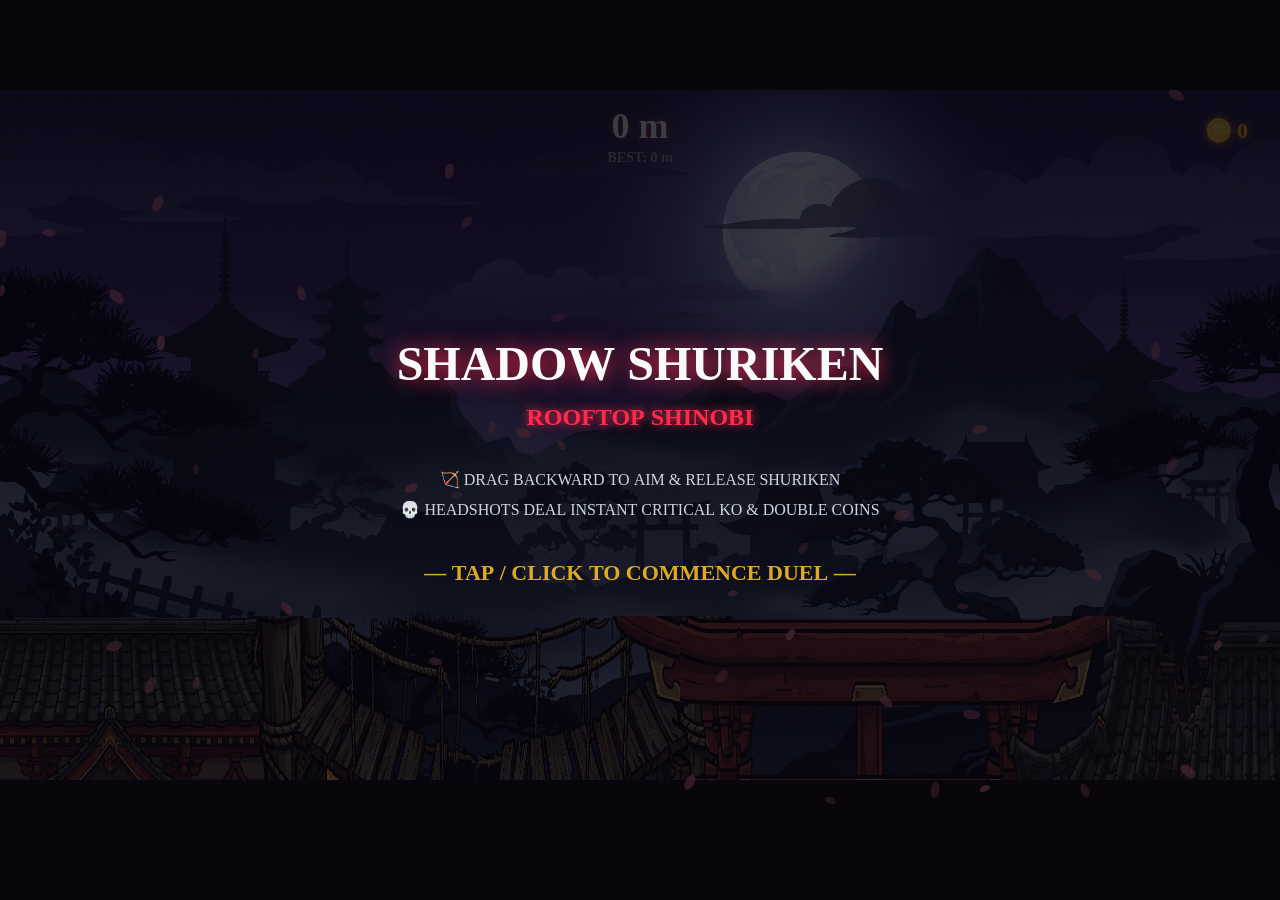
<file: index.html>
<!DOCTYPE html>
<html lang="en">
<head>
  <meta charset="UTF-8">
  <meta name="viewport" content="width=device-width, initial-scale=1.0, maximum-scale=1.0, user-scalable=no, viewport-fit=cover">
  <title>Shadow Shuriken: Rooftop Shinobi</title>
  <style>
    * {
      box-sizing: border-box;
      margin: 0;
      padding: 0;
      user-select: none;
      -webkit-user-select: none;
      -webkit-touch-callout: none;
    }
    html, body {
      width: 100%;
      height: 100%;
      overflow: hidden;
      background-color: #08060c;
      font-family: 'Cinzel', 'Noto Serif JP', 'Georgia', serif;
      touch-action: none;
      display: flex;
      justify-content: center;
      align-items: center;
    }
    #game-container {
      position: relative;
      width: 100vw;
      height: 100vh;
      display: flex;
      justify-content: center;
      align-items: center;
      background: #08060c;
    }
    canvas {
      display: block;
      touch-action: none;
      cursor: crosshair;
      image-rendering: -moz-crisp-edges;
      image-rendering: -webkit-crisp-edges;
      image-rendering: pixelated;
      image-rendering: crisp-edges;
    }
  </style>
  <!-- Matter.js 2D Physics Library (Local with CDN fallback) -->
  <script src="matter.min.js"></script>
  <script>
    if (typeof Matter === 'undefined') {
      document.write('<script src="https://cdnjs.cloudflare.com/ajax/libs/matter-js/0.19.0/matter.min.js"><\/script>');
    }
  </script>
</head>
<body>
  <div id="game-container">
    <canvas id="game-canvas"></canvas>
  </div>

  <script>
  (function() {
    'use strict';

    window.addEventListener('error', (e) => {
      console.error('RUNTIME ERROR:', e.message, e.filename, e.lineno);
      const errDiv = document.createElement('div');
      errDiv.id = 'debug-error';
      errDiv.style = 'position:fixed; top:10px; left:10px; color:#ff4444; background:black; padding:10px; z-index:99999; font-size:16px;';
      errDiv.textContent = 'ERR: ' + e.message + ' line ' + e.lineno;
      document.body.appendChild(errDiv);
    });

    // =========================================================================
    // 1. PROCEDURAL SOUND SYNTHESIZER (Web Audio API)
    // =========================================================================
    class SoundEngine {
      constructor() {
        this.ctx = null;
        this.muted = false;
      }
      init() {
        if (!this.ctx) {
          const AudioContext = window.AudioContext || window.webkitAudioContext;
          if (AudioContext) {
            this.ctx = new AudioContext();
          }
        }
        if (this.ctx && this.ctx.state === 'suspended') {
          this.ctx.resume();
        }
      }
      playThrow() {
        if (!this.ctx || this.muted) return;
        const now = this.ctx.currentTime;
        const bufferSize = this.ctx.sampleRate * 0.18;
        const buffer = this.ctx.createBuffer(1, bufferSize, this.ctx.sampleRate);
        const data = buffer.getChannelData(0);
        for (let i = 0; i < bufferSize; i++) {
          data[i] = (Math.random() * 2 - 1) * Math.exp(-i / (bufferSize * 0.35));
        }
        const noise = this.ctx.createBufferSource();
        noise.buffer = buffer;
        const filter = this.ctx.createBiquadFilter();
        filter.type = 'bandpass';
        filter.frequency.setValueAtTime(2400, now);
        filter.frequency.exponentialRampToValueAtTime(600, now + 0.18);
        filter.Q.setValueAtTime(3.0, now);

        const gain = this.ctx.createGain();
        gain.gain.setValueAtTime(0.4, now);
        gain.gain.exponentialRampToValueAtTime(0.01, now + 0.18);

        noise.connect(filter);
        filter.connect(gain);
        gain.connect(this.ctx.destination);
        noise.start(now);
      }
      playHit(isHeadshot = false) {
        if (!this.ctx || this.muted) return;
        const now = this.ctx.currentTime;
        if (isHeadshot) {
          const osc1 = this.ctx.createOscillator();
          const osc2 = this.ctx.createOscillator();
          const gain = this.ctx.createGain();

          osc1.type = 'sine';
          osc1.frequency.setValueAtTime(120, now);
          osc1.frequency.exponentialRampToValueAtTime(35, now + 0.35);

          osc2.type = 'triangle';
          osc2.frequency.setValueAtTime(880, now);
          osc2.frequency.exponentialRampToValueAtTime(520, now + 0.5);

          gain.gain.setValueAtTime(0.8, now);
          gain.gain.exponentialRampToValueAtTime(0.001, now + 0.5);

          osc1.connect(gain);
          osc2.connect(gain);
          gain.connect(this.ctx.destination);
          osc1.start(now);
          osc2.start(now);
          osc1.stop(now + 0.5);
          osc2.stop(now + 0.5);
        } else {
          const osc = this.ctx.createOscillator();
          const gain = this.ctx.createGain();
          osc.type = 'sawtooth';
          osc.frequency.setValueAtTime(340, now);
          osc.frequency.exponentialRampToValueAtTime(80, now + 0.12);

          gain.gain.setValueAtTime(0.35, now);
          gain.gain.exponentialRampToValueAtTime(0.01, now + 0.12);

          osc.connect(gain);
          gain.connect(this.ctx.destination);
          osc.start(now);
          osc.stop(now + 0.12);
        }
      }
      playDash() {
        if (!this.ctx || this.muted) return;
        const now = this.ctx.currentTime;
        const osc = this.ctx.createOscillator();
        const gain = this.ctx.createGain();
        osc.type = 'sine';
        osc.frequency.setValueAtTime(140, now);
        osc.frequency.exponentialRampToValueAtTime(360, now + 0.12);
        osc.frequency.exponentialRampToValueAtTime(90, now + 0.35);

        gain.gain.setValueAtTime(0.3, now);
        gain.gain.exponentialRampToValueAtTime(0.01, now + 0.35);

        osc.connect(gain);
        gain.connect(this.ctx.destination);
        osc.start(now);
        osc.stop(now + 0.35);
      }
      playCoin() {
        if (!this.ctx || this.muted) return;
        const now = this.ctx.currentTime;
        const osc = this.ctx.createOscillator();
        const gain = this.ctx.createGain();
        osc.type = 'sine';
        osc.frequency.setValueAtTime(1560, now);
        osc.frequency.setValueAtTime(2340, now + 0.08);

        gain.gain.setValueAtTime(0.25, now);
        gain.gain.exponentialRampToValueAtTime(0.01, now + 0.25);

        osc.connect(gain);
        gain.connect(this.ctx.destination);
        osc.start(now);
        osc.stop(now + 0.25);
      }
      playDefeat() {
        if (!this.ctx || this.muted) return;
        const now = this.ctx.currentTime;
        const osc = this.ctx.createOscillator();
        const gain = this.ctx.createGain();
        osc.type = 'sawtooth';
        osc.frequency.setValueAtTime(220, now);
        osc.frequency.exponentialRampToValueAtTime(45, now + 0.8);

        gain.gain.setValueAtTime(0.4, now);
        gain.gain.exponentialRampToValueAtTime(0.01, now + 0.8);

        osc.connect(gain);
        gain.connect(this.ctx.destination);
        osc.start(now);
        osc.stop(now + 0.8);
      }
    }

    // =========================================================================
    // 1.5 SPRITE ASSET MANAGER & CHROMA-KEY PROCESSOR
    // =========================================================================
    const SpriteAssets = {
      loaded: false,
      playerSheet: null,
      samuraiSheet: null,
      parallaxBgImg: null,
      pagodaRoofImg: null,
      // Exact frame bounding boxes [sx, sy, sw, sh, anchorX, anchorY]
      // Clamped cleanly above bottom text labels to ensure 100% clean silhouettes
      playerFrames: [
        // 0: IDLE stance (strictly isolated with internal crop margins - ZERO bleed from Frame 1)
        { sx: 120, sy: 215, sw: 495, sh: 740 },
        // 1: AIMING / WINDUP (isolated, no Frame 0 or Frame 2 bleed)
        { sx: 680, sy: 145, sw: 465, sh: 810 },
        // 2: THROW (isolated, arm and weapon clean, no Frame 1 or Frame 3 bleed)
        { sx: 1205, sy: 190, sw: 550, sh: 765 },
        // 3: HURT / HIT (impact stagger, no Frame 2 or Frame 4 bleed)
        { sx: 1760, sy: 190, sw: 445, sh: 768 },
        // 4: SPRINT / LEAP (running / jumping across rooftops, isolated)
        { sx: 2210, sy: 195, sw: 485, sh: 760 }
      ],
      samuraiFrames: [
        // 0: IDLE guard (heavy stance)
        { sx: 10, sy: 160, sw: 720, sh: 775, anchorX: 420, anchorY: 775 },
        // 1: WINDUP CHARGE (charging throw)
        { sx: 710, sy: 160, sw: 720, sh: 775, anchorX: 380, anchorY: 775 },
        // 2: THROW (launching weapon leftward)
        { sx: 1420, sy: 160, sw: 720, sh: 775, anchorX: 370, anchorY: 775 },
        // 3: HURT / HIT (armor sparks & stagger / defeat collapse)
        { sx: 2140, sy: 160, sw: 600, sh: 775, anchorX: 310, anchorY: 775 }
      ],
      loadImageCandidates(candidates) {
        return new Promise((resolve) => {
          let idx = 0;
          const tryNext = () => {
            if (idx >= candidates.length) {
              resolve(null);
              return;
            }
            const src = candidates[idx++];
            const img = new Image();
            img.onload = () => resolve(img);
            img.onerror = () => tryNext();
            img.src = src;
          };
          tryNext();
        });
      },
      platformImages: {},
      getPlatformImage(type) {
        return this.platformImages[type] || this.platformImages.pagoda || this.pagodaRoofImg;
      },
      loadAndProcess(srcCandidates, isPlayer) {
        return new Promise((resolve) => {
          let index = 0;
          const tryNext = () => {
            if (index >= srcCandidates.length) {
              resolve(null);
              return;
            }
            const src = srcCandidates[index++];
            const img = new Image();
            img.onload = () => {
              try {
                const cv = document.createElement('canvas');
                cv.width = img.width;
                cv.height = img.height;
                const ctx = cv.getContext('2d');
                ctx.drawImage(img, 0, 0);

                const imgData = ctx.getImageData(0, 0, img.width, img.height);
                const d = imgData.data;

                // Erase bottom text caption area cleanly
                const textCutY = isPlayer ? 1000 : 960;
                for (let y = textCutY; y < img.height; y++) {
                  for (let x = 0; x < img.width; x++) {
                    d[(y * img.width + x) * 4 + 3] = 0;
                  }
                }

                // Chroma-key white & off-white background with edge smoothing
                for (let i = 0; i < d.length; i += 4) {
                  if (d[i + 3] === 0) continue;
                  const r = d[i], g = d[i + 1], b = d[i + 2];
                  // Strict background elimination: anything near white or light grey
                  if (r >= 215 && g >= 215 && b >= 215) {
                    d[i + 3] = 0; // Pure transparent
                  } else if (r > 175 && g > 175 && b > 175) {
                    const avg = (r + g + b) / 3;
                    d[i + 3] = Math.max(0, 255 - (avg - 175) * 6.5);
                  }
                }
                ctx.putImageData(imgData, 0, 0);
                resolve(cv);
              } catch (securityErr) {
                resolve(img);
              }
            };
            img.onerror = () => tryNext();
            img.src = src;
          };
          tryNext();
        });
      },
      init() {
        const playerPaths = [
          'assets/character sprite sheet.png',
          '../assets/character sprite sheet.png',
          '/assets/character sprite sheet.png'
        ];
        const samuraiPaths = [
          'assets/Samurai sprite sheet.png',
          '../assets/Samurai sprite sheet.png',
          '/assets/Samurai sprite sheet.png'
        ];
        const bgPaths = [
          'assets/Parallax-Background.png',
          '../assets/Parallax-Background.png',
          '/assets/Parallax-Background.png'
        ];
        const roofPaths = [
          'assets/Pagoda Rooftop.png',
          '../assets/Pagoda Rooftop.png',
          '/assets/Pagoda Rooftop.png'
        ];

        const platPromises = Object.entries(PlatformConfigs).map(([key, cfg]) => {
          return this.loadImageCandidates(cfg.files).then(img => {
            if (img) this.platformImages[key] = img;
            return { key, img };
          });
        });

        Promise.all([
          this.loadAndProcess(playerPaths, true),
          this.loadAndProcess(samuraiPaths, false),
          this.loadImageCandidates(bgPaths),
          this.loadImageCandidates(roofPaths),
          ...platPromises
        ]).then(([pCv, sCv, bgImg, roofImg]) => {
          if (pCv) this.playerSheet = pCv;
          if (sCv) this.samuraiSheet = sCv;
          if (bgImg) this.parallaxBgImg = bgImg;
          if (roofImg) {
            this.pagodaRoofImg = roofImg;
            this.platformImages['pagoda'] = roofImg;
          }
          this.loaded = true;
        });
      }
    };

    // =========================================================================
    // 1.5 DYNAMIC PLATFORM CONFIGURATIONS & SPRITE PROFILES
    // =========================================================================
    const PlatformConfigs = {
      pagoda: {
        name: 'Pagoda Rooftop',
        assetKey: 'pagoda',
        files: ['assets/Pagoda Rooftop.png', '../assets/Pagoda Rooftop.png', '/assets/Pagoda Rooftop.png'],
        sourceW: 1280,
        sourceH: 720,
        walkTopSy: 243,
        visualH: 340,
        hitboxThickness: 280,
        leftCapW: 68,
        rightCapW: 68
      },
      rope_bridge: {
        name: 'Rope Bridge',
        assetKey: 'rope_bridge',
        files: ['assets/Rope Bridge.png', 'assets/Broken Rope Bridge.png', '../assets/Rope Bridge.png'],
        sourceW: 2400,
        sourceH: 1340,
        walkTopSy: 480,
        visualH: 480,
        hitboxThickness: 35,
        leftCapW: 85,
        rightCapW: 85
      },
      torii_gate: {
        name: 'Torii Gate',
        assetKey: 'torii_gate',
        files: ['assets/Torii Gate.png', 'assets/Giant Red Torii Gate Top.png', '../assets/Torii Gate.png'],
        sourceW: 2400,
        sourceH: 1340,
        walkTopSy: 560,
        visualH: 540,
        hitboxThickness: 50,
        leftCapW: 90,
        rightCapW: 90
      },
      broken_roof: {
        name: 'Broken Roof',
        assetKey: 'broken_roof',
        files: ['assets/Broken Roof.png', 'assets/Crumbling Old Roof.png', '../assets/Broken Roof.png'],
        sourceW: 2400,
        sourceH: 1340,
        walkTopSy: 450,
        visualH: 500,
        hitboxThickness: 48,
        leftCapW: 75,
        rightCapW: 75,
        isTrap: true,
        trapType: 'broken_roof'
      },
      stone_rampart: {
        name: 'Stone Rampart',
        assetKey: 'stone_rampart',
        files: ['assets/Stone Rampart.png', 'assets/Ancient Stone Rampart (Japanese Stone Castle Wall).png', '../assets/Stone Rampart.png'],
        sourceW: 2400,
        sourceH: 1340,
        walkTopSy: 346,
        visualH: 600,
        hitboxThickness: 280,
        leftCapW: 70,
        rightCapW: 70
      },
      sakura_canopy: {
        name: 'Sakura Canopy',
        assetKey: 'sakura_canopy',
        files: ['assets/Sakura Canopy.png', 'assets/Sakura Canopy (The Cherry Blossom Giant Branch).png', '../assets/Sakura Canopy.png'],
        sourceW: 2400,
        sourceH: 1340,
        walkTopSy: 380,
        visualH: 550,
        hitboxThickness: 45,
        leftCapW: 80,
        rightCapW: 80
      },
      spike_pit: {
        name: 'Spike Pit',
        assetKey: 'spike_pit',
        files: ['assets/Spike Pit.png', 'assets/Haunted Bamboo and Spike Pit.png', '../assets/Spike Pit.png'],
        sourceW: 2400,
        sourceH: 1340,
        walkTopSy: 280,
        visualH: 600,
        hitboxThickness: 45,
        leftCapW: 80,
        rightCapW: 80,
        isTrap: true,
        trapType: 'spike_pit',
        isComposite: true
      }
    };
    SpriteAssets.init();

    // =========================================================================
    // 1.8 MATTER.JS COLLISION FILTER CATEGORIES
    // =========================================================================
    const CollisionCategories = {
      DEFAULT:           0x0001,
      GROUND:            0x0002,
      PLAYER:            0x0004,
      ENEMY:             0x0008,
      PLAYER_PROJECTILE: 0x0010,
      ENEMY_PROJECTILE:  0x0020
    };

    // =========================================================================
    // 2. MATTER.JS RAGDOLL SHINOBI CREATURE
    // =========================================================================
    class ShinobiRagdoll {
      constructor(engine, x, y, isPlayer = false, options = {}, game = null) {
        this.engine = engine;
        this.world = engine.world;
        this.isPlayer = isPlayer;
        this.game = game || window.gameInstance;
        this.homeX = x;
        this.homeY = y;
        this.maxHealth = options.maxHealth || options.maxHp || (isPlayer ? 100 : 80);
        this.health = options.health !== undefined ? options.health : (options.hp !== undefined ? options.hp : this.maxHealth);
        this.hp = this.health;
        this.maxHp = this.maxHealth;
        this.isArmored = options.isArmored || false;
        this.isDead = false;
        this.isRagdoll = false;
        this.staggerTimer = 0;
        this.throwAnimTimer = 0;
        this.throwDuration = 200;
        this.throwAngle = 0;
        this.isAiming = false;
        this.aimPullProgress = 0;
        this.isWalking = false;
        this.isJumping = false;
        this.landingTimer = 0;
        this.opacity = 1.0;
        this.isFading = false;
        this.isDestroyed = false;

        // Platform & Pit Fall State
        this.assignedPlatform = null;
        this.isOnFloatingPlatform = false;
        this.isFallingIntoPit = false;
        this.fallSpeedY = 0;
        this.fallSpeedX = 0;
        this.fallAngle = 0;

        // Physics Bodies & Collision Filtering
        const group = Matter.Body.nextGroup(true);
        this.collisionGroup = group;

        // Matter.js collisionFilter categories
        const colCategory = isPlayer ? CollisionCategories.PLAYER : CollisionCategories.ENEMY;
        const colMask = isPlayer
          ? (CollisionCategories.GROUND | CollisionCategories.ENEMY_PROJECTILE)
          : (CollisionCategories.GROUND | CollisionCategories.PLAYER_PROJECTILE);

        // Head (Dedicated rigid body circle sized to match head/helmet hitbox)
        const headRadius = isPlayer ? 16 : 22;
        const headOffsetY = isPlayer ? 32 : 40;
        this.headRadius = headRadius;
        this.head = Matter.Bodies.circle(x, y - headOffsetY, headRadius, {
          collisionFilter: { group: group, category: colCategory, mask: colMask },
          density: 0.003,
          friction: 0.8,
          restitution: 0.05,
          label: isPlayer ? 'player_head' : 'enemy_head'
        });
        this.head.ragdollOwner = this;
        this.head.isHead = true;

        // Torso
        this.torso = Matter.Bodies.rectangle(x, y - 5, 22, 36, {
          collisionFilter: { group: group, category: colCategory, mask: colMask },
          density: 0.003,
          friction: 0.8,
          chamfer: { radius: 5 },
          label: isPlayer ? 'player_torso' : 'enemy_torso'
        });
        this.torso.ragdollOwner = this;

        // Upper Limbs
        this.leftArm = Matter.Bodies.rectangle(x - 12, y - 10, 8, 22, {
          collisionFilter: { group: group, category: colCategory, mask: colMask },
          density: 0.0015,
          label: isPlayer ? 'player_limb' : 'enemy_limb'
        });
        this.leftArm.ragdollOwner = this;

        this.rightArm = Matter.Bodies.rectangle(x + 12, y - 10, 8, 22, {
          collisionFilter: { group: group, category: colCategory, mask: colMask },
          density: 0.0015,
          label: isPlayer ? 'player_limb' : 'enemy_limb'
        });
        this.rightArm.ragdollOwner = this;

        // Legs
        this.leftLeg = Matter.Bodies.rectangle(x - 8, y + 24, 10, 26, {
          collisionFilter: { group: group, category: colCategory, mask: colMask },
          density: 0.002,
          friction: 0.9,
          label: isPlayer ? 'player_limb' : 'enemy_limb'
        });
        this.leftLeg.ragdollOwner = this;

        this.rightLeg = Matter.Bodies.rectangle(x + 8, y + 24, 10, 26, {
          collisionFilter: { group: group, category: colCategory, mask: colMask },
          density: 0.002,
          friction: 0.9,
          label: isPlayer ? 'player_limb' : 'enemy_limb'
        });
        this.rightLeg.ragdollOwner = this;

        // Constraints
        this.neck = Matter.Constraint.create({
          bodyA: this.torso,
          pointA: { x: 0, y: -18 },
          bodyB: this.head,
          pointB: { x: 0, y: headRadius - 4 },
          stiffness: 0.95,
          damping: 0.1
        });
        this.leftShoulder = Matter.Constraint.create({
          bodyA: this.torso,
          pointA: { x: -10, y: -12 },
          bodyB: this.leftArm,
          pointB: { x: 0, y: -9 },
          stiffness: 0.85,
          damping: 0.1
        });
        this.rightShoulder = Matter.Constraint.create({
          bodyA: this.torso,
          pointA: { x: 10, y: -12 },
          bodyB: this.rightArm,
          pointB: { x: 0, y: -9 },
          stiffness: 0.85,
          damping: 0.1
        });
        this.leftHip = Matter.Constraint.create({
          bodyA: this.torso,
          pointA: { x: -6, y: 16 },
          bodyB: this.leftLeg,
          pointB: { x: 0, y: -11 },
          stiffness: 0.88,
          damping: 0.1
        });
        this.rightHip = Matter.Constraint.create({
          bodyA: this.torso,
          pointA: { x: 6, y: 16 },
          bodyB: this.rightLeg,
          pointB: { x: 0, y: -11 },
          stiffness: 0.88,
          damping: 0.1
        });

        this.constraints = [this.neck, this.leftShoulder, this.rightShoulder, this.leftHip, this.rightHip];

        // Composite container
        this.composite = Matter.Composite.create();
        Matter.Composite.add(this.composite, [
          this.head, this.torso, this.leftArm, this.rightArm, this.leftLeg, this.rightLeg,
          ...this.constraints
        ]);
        Matter.Composite.add(this.world, this.composite);
      }

      get body() {
        return this.torso;
      }
      set body(v) {
        this.torso = v;
      }

      get hp() {
        return this.health;
      }
      set hp(v) {
        this.health = v;
      }
      get maxHp() {
        return this.maxHealth;
      }
      set maxHp(v) {
        this.maxHealth = v;
      }

      setPosition(x, y) {
        const dx = x - this.torso.position.x;
        const dy = y - this.torso.position.y;
        this.homeX = x;
        this.homeY = y;

        const bodies = [this.torso, this.head, this.leftArm, this.rightArm, this.leftLeg, this.rightLeg];
        for (let b of bodies) {
          Matter.Body.setPosition(b, {
            x: b.position.x + dx,
            y: b.position.y + dy
          });
          Matter.Body.setVelocity(b, { x: 0, y: 0 });
          Matter.Body.setAngularVelocity(b, 0);
        }
      }

      triggerThrow(angle) {
        this.throwAnimTimer = this.throwDuration;
        this.throwAngle = angle;
        this.isAiming = false;
      }

      update(time, delta) {
        if (this.isDestroyed) return;

        if (this.isDead) {
          if (this.isFallingIntoPit) {
            const dt = (delta / 16.66);
            this.fallSpeedY = (this.fallSpeedY || 2.0) + dt * 0.45;
            this.torso.position.y += this.fallSpeedY;
            this.head.position.y += this.fallSpeedY;
            this.torso.position.x += (this.fallSpeedX || 0);
            this.head.position.x += (this.fallSpeedX || 0);
            this.fallAngle = (this.fallAngle || 0) + (this.fallSpeedX >= 0 ? 0.05 : -0.05);

            if (this.torso.position.y > 850) {
              this.destroy();
              this.isDestroyed = true;
            }
            return;
          }

          if (this.collapseTimer === undefined) this.collapseTimer = 0;
          if (this.collapseTimer < 400) {
            this.collapseTimer += delta;
          }
          if (this.isFading) {
            this.opacity = Math.max(0, (this.opacity !== undefined ? this.opacity : 1.0) - delta / 750);
          }
          // Prevent any 360 spinning! Lock angular velocity to 0 and let body settle flat on platform
          Matter.Body.setAngularVelocity(this.torso, 0);
          Matter.Body.setAngularVelocity(this.head, 0);
          return;
        }

        // Active Upright Stance Controller
        if (!this.isRagdoll && !this.isDead) {
          if (this.staggerTimer > 0) {
            this.staggerTimer -= delta;
          } else {
            const isCritical = (this.health / this.maxHealth) < 0.25;
            let targetTorsoAngle = isCritical ? (this.isPlayer ? 0.28 : -0.28) : 0;
            let targetHeadAngle = isCritical ? (this.isPlayer ? 0.35 : -0.35) : 0;
            const breathOffset = isCritical ? Math.sin(Date.now() * 0.008) * 3 : 0;

            if (this.isWalking) {
              targetTorsoAngle = this.isPlayer ? 0.18 : -0.18;
              targetHeadAngle = this.isPlayer ? 0.12 : -0.12;
            } else if (this.isJumping) {
              targetTorsoAngle = this.isPlayer ? 0.24 : -0.24;
              targetHeadAngle = this.isPlayer ? 0.18 : -0.18;
            } else if (this.landingTimer > 0) {
              this.landingTimer -= delta;
              targetTorsoAngle = this.isPlayer ? 0.14 : -0.14;
            }

            // Restorative Upright Angular Torque
            const angleDiff = targetTorsoAngle - this.torso.angle;
            Matter.Body.setAngle(this.torso, this.torso.angle + angleDiff * 0.25);
            Matter.Body.setAngularVelocity(this.torso, this.torso.angularVelocity * 0.5);

            const headDiff = targetHeadAngle - this.head.angle;
            Matter.Body.setAngle(this.head, this.head.angle + headDiff * 0.25);
            Matter.Body.setAngularVelocity(this.head, 0);

            // Lock home position to moving floating platform to prevent horizontal/vertical desync
            if (this.isOnFloatingPlatform && this.assignedPlatform && !this.assignedPlatform.isBroken) {
              this.homeX = this.assignedPlatform.x + this.assignedPlatform.width * 0.5;
              this.homeY = this.assignedPlatform.y - 32;
            }

            // Grounding & Platform Support (when not jumping)
            if (!this.isJumping) {
              const targetY = (this.homeY - 6) + breathOffset + (this.landingTimer > 0 ? 6 : 0);
              const dy = targetY - this.torso.position.y;
              const dx = this.homeX - this.torso.position.x;
              Matter.Body.setVelocity(this.torso, {
                x: this.torso.velocity.x * 0.75 + (this.isWalking ? 0 : dx * 0.12),
                y: this.torso.velocity.y * 0.75 + dy * 0.12
              });
            }

            // Legs Animation
            if (this.isWalking) {
              const stride = Math.sin(time * 0.016) * 0.42;
              Matter.Body.setAngle(this.leftLeg, stride);
              Matter.Body.setAngle(this.rightLeg, -stride);
            } else if (this.isJumping) {
              Matter.Body.setAngle(this.leftLeg, -0.55);
              Matter.Body.setAngle(this.rightLeg, 0.45);
            } else {
              Matter.Body.setAngle(this.leftLeg, 0);
              Matter.Body.setAngle(this.rightLeg, 0);
            }
            Matter.Body.setAngularVelocity(this.leftLeg, 0);
            Matter.Body.setAngularVelocity(this.rightLeg, 0);
            Matter.Body.setVelocity(this.leftLeg, { x: 0, y: this.torso.velocity.y });
            Matter.Body.setVelocity(this.rightLeg, { x: 0, y: this.torso.velocity.y });

            // Arm Pose Control
            const backArm = this.isPlayer ? this.leftArm : this.rightArm;
            const throwArm = this.isPlayer ? this.rightArm : this.leftArm;

            // 1. Back Arm: natural resting posture
            const backArmRestAngle = this.isPlayer ? 0.12 : -0.12;
            Matter.Body.setAngle(backArm, this.torso.angle + backArmRestAngle);
            Matter.Body.setAngularVelocity(backArm, 0);
            Matter.Body.setVelocity(backArm, this.torso.velocity);

            // 2. Throwing Arm: 2-step throw animation
            if (this.throwAnimTimer > 0) {
              this.throwAnimTimer -= delta;
              const t = Math.max(0, this.throwAnimTimer / this.throwDuration);
              if (t > 0.45) {
                Matter.Body.setAngle(throwArm, this.throwAngle);
              } else {
                const easeT = t / 0.45;
                const idleArmAngle = this.isPlayer ? -0.15 : 0.15;
                Matter.Body.setAngle(throwArm, idleArmAngle + (this.throwAngle - idleArmAngle) * easeT);
              }
            } else if (this.isAiming) {
              const pullPct = Math.min(1.0, this.aimPullProgress || 0);
              const cockAngle = this.isPlayer
                ? (-0.15 - pullPct * 1.45)
                : (0.15 + pullPct * 1.45);
              Matter.Body.setAngle(throwArm, cockAngle);
            } else {
              const idleArmAngle = this.isPlayer ? -0.15 : 0.15;
              Matter.Body.setAngle(throwArm, this.torso.angle + idleArmAngle);
            }
            Matter.Body.setAngularVelocity(throwArm, 0);
            Matter.Body.setVelocity(throwArm, this.torso.velocity);
          }
        }
      }

      applyHit(damage, hitBody, impulseForce = { x: 0, y: 0 }, isHeadshot = false) {
        if (this.isDead) return { defeated: false, isHeadshot: false };
        if (isNaN(damage)) damage = 0;

        if (this.isArmored && !isHeadshot && this.health > 40) {
          damage = Math.floor(damage * 0.5);
        }

        this.health = Math.max(0, this.health - damage);
        this.hp = this.health;
        this.staggerTimer = isHeadshot ? 0 : 300;

        if (hitBody && hitBody.position) {
          Matter.Body.applyForce(hitBody, hitBody.position, impulseForce);
        }

        if (isHeadshot || this.health <= 0) {
          this.health = 0;
          this.hp = 0;
          this.triggerRagdollDefeat(impulseForce);
          return { defeated: true, isHeadshot: isHeadshot };
        }

        Matter.Body.applyForce(this.torso, this.torso.position, {
          x: impulseForce.x * 0.65,
          y: impulseForce.y * 0.65 - 0.015
        });
        return { defeated: false, isHeadshot: false };
      }

      triggerRagdollDefeat(impulse = { x: 0, y: 0 }) {
        this.isDead = true;
        this.isRagdoll = true;
        this.staggerTimer = 0;
        this.isAiming = false;
        this.throwAnimTimer = 0;
        this.collapseTimer = 0;
        this.opacity = 1.0;
        this.isFading = false;
        this.isDestroyed = false;

        // IMMEDIATELY disable all physical collisions so they don't block the player or other projectiles
        const bodies = [this.head, this.torso, this.leftArm, this.rightArm, this.leftLeg, this.rightLeg];
        for (let b of bodies) {
          b.isSensor = true;
          b.collisionFilter.category = 0;
          b.collisionFilter.mask = 0;
        }

        // Release physics constraints so the ragdoll joints loosen / drop flat onto the roof
        for (let c of this.constraints) {
          Matter.Composite.remove(this.world, c);
        }
        this.constraints = [];

        // No 360 spin! Immediately stop angular velocity and let gravity drop them to the roof
        Matter.Body.setAngularVelocity(this.torso, 0);
        Matter.Body.setAngularVelocity(this.head, 0);
        Matter.Body.setVelocity(this.torso, { x: 0, y: Math.max(0.5, this.torso.velocity.y) });
        Matter.Body.setVelocity(this.head, { x: 0, y: Math.max(0.5, this.head.velocity.y) });

        // DESTRUCTIBLE FLOATING PLATFORMS (SHATTER ON ENEMY DEATH)
        if (this.isOnFloatingPlatform && this.assignedPlatform && !this.assignedPlatform.isBroken) {
          const plat = this.assignedPlatform;
          plat.isBroken = true;
          if (plat.body) {
            Matter.Composite.remove(this.world, plat.body);
          }
          const game = this.game || window.gameInstance;
          if (game && game.particles) {
            game.particles.spawnPlatformDebris(plat.x, plat.y, plat.width, plat.height);
          }
          if (game && game.sounds) {
            game.sounds.playHit(false);
          }
          if (game && game.platforms) {
            const pIdx = game.platforms.indexOf(plat);
            if (pIdx !== -1) {
              game.platforms.splice(pIdx, 1);
            }
          }
          // Dead body falls into pit with the broken debris
          this.isFallingIntoPit = true;
          this.fallSpeedY = 2.0;
          this.fallSpeedX = (Math.random() - 0.5) * 1.5;
          this.fallAngle = 0;
        }

        // Set a setTimeout to fade out and completely destroy() the dead body after 2 seconds (if not tumbling into pit)
        if (!this.isPlayer && !this.isFallingIntoPit) {
          setTimeout(() => {
            this.isFading = true;
          }, 1200);

          setTimeout(() => {
            this.destroy();
            this.isDestroyed = true;
          }, 2000);
        }
      }

      render(ctx) {
        if (this.isDestroyed) return;
        ctx.save();
        if (this.isDead && this.opacity !== undefined) {
          ctx.globalAlpha = Math.max(0, Math.min(1, this.opacity));
        }

        // 2. FIX IMAGE BLUR: Disable image smoothing to ensure crisp, razor-sharp cartoon outlines
        ctx.imageSmoothingEnabled = false;
        ctx.webkitImageSmoothingEnabled = false;
        if (ctx.mozImageSmoothingEnabled !== undefined) ctx.mozImageSmoothingEnabled = false;
        if (ctx.msImageSmoothingEnabled !== undefined) ctx.msImageSmoothingEnabled = false;

        if (this.isPlayer) {
          // ===================================================================
          // PLAYER SHINOBI: 100% 2D SPRITE SHEET WITH 5-FRAME STATE MACHINE
          // ZERO PROCEDURAL / STICKMAN SHAPES - INVISIBLE MATTER.JS HITBOXES
          // ===================================================================
          const sheet = SpriteAssets.playerSheet;
          if (sheet) {
            // 4. ANIMATION STATE MACHINE (5 FRAMES)
            let frameIndex = 0;
            if (this.isDead || this.staggerTimer > 0) {
              frameIndex = 3; // Frame 3 (Hit/Hurt): Taking damage (~300ms) or fallen
            } else if (this.isJumping || this.isWalking) {
              frameIndex = 4; // Frame 4 (Leaping/Sprinting): Moving across gap to next platform
            } else if (this.throwAnimTimer > 0) {
              frameIndex = 2; // Frame 2 (Throwing): On release (~200ms), then return to Frame 0
            } else if (this.isAiming) {
              frameIndex = 1; // Frame 1 (Aiming): While pointer is down and dragging
            } else {
              frameIndex = 0; // Frame 0 (Idle): Default resting stance
            }

            // 3. SPRITE SLICING & ALIGNMENT: Use individual crop margins to eliminate sprite bleeding
            const frames = SpriteAssets.playerFrames;
            const frame = (frames && frames[frameIndex]) ? frames[frameIndex] : { sx: 120, sy: 215, sw: 495, sh: 740 };

            const targetHeight = 116; // Character physics height (~110px-120px, strictly locked aspect ratio)
            const scale = targetHeight / frame.sh;
            const drawW = frame.sw * scale;
            const drawH = targetHeight;

            // Root physics body coordinates
            const posX = this.body.position.x;
            const posY = this.body.position.y;

            if (this.isDead) {
              // Defeat pose: collapse backward onto roof and rest flat
              const t = Math.min(1.0, (this.collapseTimer || 0) / 380);
              const ease = 1 - Math.cos((t * Math.PI) / 2);
              const targetFallAngle = -1.48;
              const currentAngle = targetFallAngle * ease;

              ctx.save();
              ctx.translate(posX, posY + 26);
              ctx.rotate(currentAngle);
              ctx.drawImage(
                sheet,
                frame.sx, frame.sy, frame.sw, frame.sh,
                -drawW / 2, -drawH / 2, drawW, drawH
              );
              ctx.restore();
            } else {
              // Ground contact shadow when alive and on platform
              if (!this.isJumping) {
                ctx.save();
                ctx.fillStyle = 'rgba(0, 0, 0, 0.45)';
                ctx.beginPath();
                ctx.ellipse(posX, posY + 34, 26, 5.5, 0, 0, Math.PI * 2);
                ctx.fill();
                ctx.restore();
              }

              ctx.save();
              const runBob = (this.isWalking && !this.isDead) ? Math.sin(Date.now() * 0.018) * 3.5 : 0;
              // Centered directly over player's root physics body
              ctx.translate(posX, posY - 14 + runBob);
              // BIND MATTER.JS PHYSICS ANGLE DYNAMICALLY TO THE VISUAL SPRITE!
              ctx.rotate(this.body.angle);
              ctx.drawImage(
                sheet,
                frame.sx, frame.sy, frame.sw, frame.sh,
                -drawW / 2, -drawH / 2, drawW, drawH
              );
              ctx.restore();
            }
          }
        } else {
          // ===================================================================
          // ENEMY SAMURAI RENDERING (Faces LEFT toward player)
          // ===================================================================
          const sheet = SpriteAssets.samuraiSheet;
          const frames = SpriteAssets.samuraiFrames;
          if (sheet && frames) {
            let frameIndex = 0;
            if (this.isDead || this.staggerTimer > 0) {
              frameIndex = 3; // Frame 3: HURT / HIT & ARMOR SPARKS
            } else if (this.throwAnimTimer > 0) {
              frameIndex = 2; // Frame 2: THROW
            } else if (this.isAiming) {
              frameIndex = 1; // Frame 1: WINDUP CHARGE
            } else {
              frameIndex = 0; // Frame 0: IDLE GUARD
            }

            const frame = frames[frameIndex] || frames[0];
            const targetH = 126;
            const scale = targetH / frame.sh;
            const drawW = frame.sw * scale;
            const drawH = frame.sh * scale;

            const posX = this.torso.position.x;
            const footY = this.torso.position.y + 34;

            if (this.isDead) {
              ctx.save();
              ctx.translate(posX, footY - 8);
              ctx.scale(-1, 1); // Enemy mirrored horizontally to face LEFT toward player!
              if (this.isFallingIntoPit) {
                ctx.rotate(this.fallAngle || 0.4);
              } else {
                const t = Math.min(1.0, (this.collapseTimer || 0) / 380);
                const ease = 1 - Math.cos((t * Math.PI) / 2);
                const targetFallAngle = 1.48;
                const currentAngle = targetFallAngle * ease;
                ctx.rotate(currentAngle * -1);
              }
              ctx.drawImage(sheet, frame.sx, frame.sy, frame.sw, frame.sh, -frame.anchorX * scale, -frame.anchorY * scale, drawW, drawH);
              ctx.restore();
            } else {
              if (!this.isJumping) {
                ctx.save();
                ctx.fillStyle = 'rgba(0, 0, 0, 0.45)';
                ctx.beginPath();
                ctx.ellipse(posX, footY + 1, 26, 5.5, 0, 0, Math.PI * 2);
                ctx.fill();
                ctx.restore();
              }

              ctx.save();
              ctx.translate(posX, footY);
              ctx.scale(-1, 1); // Enemy mirrored horizontally to face LEFT toward player at all times!
              ctx.rotate(this.torso.angle * 0.4 * -1);
              ctx.drawImage(sheet, frame.sx, frame.sy, frame.sw, frame.sh, -frame.anchorX * scale, -frame.anchorY * scale, drawW, drawH);
              ctx.restore();
            }
          }
        }

        // Floating Health Bar above alive characters (anchored strictly to torso body position)
        if (!this.isDead && (this.health < this.maxHealth || !this.isPlayer)) {
          const hpBarW = 34;
          const hpBarH = 4;
          const barX = this.torso.position.x - hpBarW / 2;
          const barY = this.torso.position.y - 48;
          const curr = (this.health !== undefined ? this.health : this.hp) || 0;
          const maxH = (this.maxHealth || this.maxHp || 100);
          const pct = Math.max(0, Math.min(1, curr / maxH));

          ctx.fillStyle = 'rgba(0, 0, 0, 0.7)';
          ctx.fillRect(barX - 1, barY - 1, hpBarW + 2, hpBarH + 2);
          ctx.fillStyle = this.isPlayer ? '#10b981' : '#f43f5e';
          ctx.fillRect(barX, barY, hpBarW * pct, hpBarH);
        }

        ctx.restore();
      }

      destroy() {
        const bodies = [this.head, this.torso, this.leftArm, this.rightArm, this.leftLeg, this.rightLeg];
        for (let c of this.constraints) {
          Matter.Composite.remove(this.world, c);
        }
        for (let b of bodies) {
          Matter.Composite.remove(this.world, b);
        }
        Matter.Composite.remove(this.world, this.composite);
      }
    }

    // =========================================================================
    // 3. SHURIKEN PROJECTILE
    // =========================================================================
    class Shuriken {
      constructor(engine, x, y, vx, vy, isPlayer = true, game = null) {
        this.engine = engine;
        this.world = engine.world;
        this.isPlayer = isPlayer;
        this.game = game;
        this.isStuck = false;
        this.stuckTarget = null;
        this.stuckOffset = { x: 0, y: 0 };
        this.stuckAngle = 0;
        this.trail = [];
        this.lifeTime = 0;
        this.radius = 11;

        this.isGroundStuck = false;
        this.groundStuckTimer = 2500;
        this.isMarkedForRemoval = false;

        const colCategory = isPlayer ? CollisionCategories.PLAYER_PROJECTILE : CollisionCategories.ENEMY_PROJECTILE;
        const colMask = isPlayer
          ? (CollisionCategories.GROUND | CollisionCategories.ENEMY)
          : (CollisionCategories.GROUND | CollisionCategories.PLAYER);

        this.body = Matter.Bodies.circle(x, y, this.radius, {
          density: 0.005,
          friction: 0.2,
          frictionAir: 0.003,
          restitution: 0.2,
          collisionFilter: {
            category: colCategory,
            mask: colMask
          },
          label: isPlayer ? 'shuriken_player' : 'shuriken_enemy'
        });
        this.body.shurikenRef = this;

        Matter.Body.setVelocity(this.body, { x: vx, y: vy });
        Matter.Body.setAngularVelocity(this.body, (vx >= 0 ? 1 : -1) * 0.42);
        Matter.Composite.add(this.world, this.body);
      }

      update(time, delta) {
        this.lifeTime += delta;

        if (this.isGroundStuck) {
          this.groundStuckTimer -= delta;
          if (this.groundStuckTimer <= 0 && !this.isMarkedForRemoval) {
            this.isMarkedForRemoval = true;
            if (this.game && this.game.particles) {
              this.game.particles.spawnDustPuff(this.body.position.x, this.body.position.y, 14);
            }
          }
          return;
        }

        if (this.isStuck && this.stuckTarget && this.stuckTarget.position) {
          const cos = Math.cos(this.stuckTarget.angle);
          const sin = Math.sin(this.stuckTarget.angle);
          const px = this.stuckTarget.position.x + (this.stuckOffset.x * cos - this.stuckOffset.y * sin);
          const py = this.stuckTarget.position.y + (this.stuckOffset.x * sin + this.stuckOffset.y * cos);
          Matter.Body.setPosition(this.body, { x: px, y: py });
          Matter.Body.setAngle(this.body, this.stuckTarget.angle + this.stuckAngle);
          return;
        }

        // Continuous sweep collision check for guaranteed headshot detection across all active enemies
        if (this.isPlayer && !this.isStuck && !this.isGroundStuck && this.game && this.game.platforms) {
          for (let plat of this.game.platforms) {
            if (!plat.enemies) continue;
            for (let enemy of plat.enemies) {
              if (enemy.isDead || !enemy.head) continue;
              const headPos = enemy.head.position;
              const curPos = this.body.position;
              const prevPos = this.prevPos || curPos;

              const l2 = (curPos.x - prevPos.x) * (curPos.x - prevPos.x) + (curPos.y - prevPos.y) * (curPos.y - prevPos.y);
              let distToHead;
              if (l2 === 0) {
                distToHead = Math.hypot(headPos.x - curPos.x, headPos.y - curPos.y);
              } else {
                let segT = ((headPos.x - prevPos.x) * (curPos.x - prevPos.x) + (headPos.y - prevPos.y) * (curPos.y - prevPos.y)) / l2;
                segT = Math.max(0, Math.min(1, segT));
                const nearestX = prevPos.x + segT * (curPos.x - prevPos.x);
                const nearestY = prevPos.y + segT * (curPos.y - prevPos.y);
                distToHead = Math.hypot(headPos.x - nearestX, headPos.y - nearestY);
              }

              if (distToHead <= ((enemy.headRadius || 22) + this.radius + 2)) {
                this.game.onShurikenHit(this, enemy.head, true);
                return;
              }
            }
          }
        }
        this.prevPos = { x: this.body.position.x, y: this.body.position.y };

        this.trail.push({
          x: this.body.position.x,
          y: this.body.position.y,
          alpha: 1.0
        });
        if (this.trail.length > 9) this.trail.shift();
      }

      stickTo(targetBody) {
        this.isStuck = true;
        this.stuckTarget = targetBody;
        const cos = Math.cos(-targetBody.angle);
        const sin = Math.sin(-targetBody.angle);
        const dx = this.body.position.x - targetBody.position.x;
        const dy = this.body.position.y - targetBody.position.y;
        this.stuckOffset = {
          x: dx * cos - dy * sin,
          y: dx * sin + dy * cos
        };
        this.stuckAngle = this.body.angle - targetBody.angle;
        this.body.isSensor = true;
        Matter.Body.setVelocity(this.body, { x: 0, y: 0 });
        Matter.Body.setAngularVelocity(this.body, 0);
      }

      render(ctx) {
        let fadeAlpha = 1.0;
        if (this.isGroundStuck && this.groundStuckTimer < 600) {
          fadeAlpha = Math.max(0, this.groundStuckTimer / 600);
        }

        ctx.save();
        ctx.globalAlpha = fadeAlpha;

        // Glowing motion trail
        if (this.trail.length > 1 && !this.isStuck) {
          ctx.save();
          for (let i = 0; i < this.trail.length - 1; i++) {
            const p1 = this.trail[i];
            const p2 = this.trail[i + 1];
            const pct = i / this.trail.length;
            ctx.beginPath();
            ctx.moveTo(p1.x, p1.y);
            ctx.lineTo(p2.x, p2.y);
            ctx.strokeStyle = this.isPlayer ? `rgba(255, 42, 77, ${pct * 0.7})` : `rgba(168, 85, 247, ${pct * 0.7})`;
            ctx.lineWidth = pct * 5.0;
            ctx.lineCap = 'round';
            ctx.stroke();
          }
          ctx.restore();
        }

        // Draw 4-point iron shuriken
        ctx.save();
        ctx.translate(this.body.position.x, this.body.position.y);
        ctx.rotate(this.body.angle);

        const r = this.radius;
        const coreR = r * 0.32;

        ctx.shadowColor = this.isPlayer ? '#ff2a4d' : '#a855f7';
        ctx.shadowBlur = 10;

        ctx.beginPath();
        for (let i = 0; i < 4; i++) {
          const angle = (i * Math.PI) / 2;
          const midAngle = angle + Math.PI / 4;

          const tipX = Math.cos(angle) * r;
          const tipY = Math.sin(angle) * r;

          const innerX = Math.cos(midAngle) * coreR;
          const innerY = Math.sin(midAngle) * coreR;

          if (i === 0) ctx.moveTo(tipX, tipY);
          else ctx.lineTo(tipX, tipY);
          ctx.lineTo(innerX, innerY);
        }
        ctx.closePath();

        ctx.fillStyle = '#1e1b29';
        ctx.fill();

        ctx.strokeStyle = this.isPlayer ? '#ff2a4d' : '#c084fc';
        ctx.lineWidth = 1.6;
        ctx.stroke();

        ctx.beginPath();
        ctx.arc(0, 0, 3, 0, Math.PI * 2);
        ctx.fillStyle = '#fbbf24';
        ctx.fill();

        ctx.restore();
        ctx.restore();
      }

      destroy() {
        Matter.Composite.remove(this.world, this.body);
      }
    }

    // =========================================================================
    // 4. DYNAMIC PLATFORMS & INTERACTIVE HAZARDS
    // =========================================================================
    class RooftopPlatform {
      constructor(engine, x, y, width, height, options = {}) {
        this.engine = engine;
        this.world = engine.world;
        this.x = x;
        this.y = y; // y is strictly the flat top walk edge
        this.width = width;
        this.height = height;
        this.isFloating = options.isFloating || false;
        this.platformType = options.platformType || (this.isFloating ? 'pagoda' : 'pagoda');
        this.config = PlatformConfigs[this.platformType] || PlatformConfigs.pagoda;
        this.isTrap = this.config.isTrap || false;
        this.isBroken = false;
        this.isTriggered = false;
        this.isCrumbling = false;
        this.isCollapsing = false;
        this.groundPlatform = options.groundPlatform || null;
        this.offsetXFromGround = this.groundPlatform ? (this.x - this.groundPlatform.x) : 0;
        this.enemies = []; // Persistent enemies stationed on this platform

        // Dynamic Physics Hitboxes:
        // Do not use hardcoded width/height. Dynamically adjust physics body dimensions
        // based on the specific sprite chosen so characters land on the top visual edge.
        if (this.config.isComposite && this.config.trapType === 'spike_pit') {
          // SPIKE PIT COMPOSITE BODY: Two solid side ledges with gap in middle
          const ledgeW = width * 0.35;
          const ledgeH = this.config.hitboxThickness || 45;

          const leftLedge = Matter.Bodies.rectangle(x + ledgeW / 2, y + ledgeH / 2, ledgeW, ledgeH, {
            isStatic: true,
            friction: 0.9,
            label: 'platform',
            collisionFilter: {
              category: CollisionCategories.GROUND,
              mask: CollisionCategories.PLAYER | CollisionCategories.ENEMY | CollisionCategories.PLAYER_PROJECTILE | CollisionCategories.ENEMY_PROJECTILE
            }
          });
          leftLedge.platformOwner = this;

          const rightLedge = Matter.Bodies.rectangle(x + width - ledgeW / 2, y + ledgeH / 2, ledgeW, ledgeH, {
            isStatic: true,
            friction: 0.9,
            label: 'platform',
            collisionFilter: {
              category: CollisionCategories.GROUND,
              mask: CollisionCategories.PLAYER | CollisionCategories.ENEMY | CollisionCategories.PLAYER_PROJECTILE | CollisionCategories.ENEMY_PROJECTILE
            }
          });
          rightLedge.platformOwner = this;

          this.bodies = [leftLedge, rightLedge];
          this.body = leftLedge; // primary reference
          Matter.Composite.add(this.world, this.bodies);
        } else {
          const bodyH = this.config.hitboxThickness || height;
          this.body = Matter.Bodies.rectangle(x + width / 2, y + bodyH / 2, width, bodyH, {
            isStatic: true,
            friction: 0.9,
            label: 'platform',
            collisionFilter: {
              category: CollisionCategories.GROUND,
              mask: CollisionCategories.PLAYER | CollisionCategories.ENEMY | CollisionCategories.PLAYER_PROJECTILE | CollisionCategories.ENEMY_PROJECTILE
            }
          });
          this.body.platformOwner = this;
          this.bodies = [this.body];
          Matter.Composite.add(this.world, this.body);
        }

        this.lanterns = [];
        if (!this.isFloating && width > 160 && this.platformType !== 'rope_bridge') {
          this.lanterns.push({
            x: x + 24,
            y: y + 8,
            swingAngle: Math.random() * Math.PI
          });
          this.lanterns.push({
            x: x + width - 24,
            y: y + 8,
            swingAngle: Math.random() * Math.PI + 1
          });
        }
      }

      triggerBrokenRoofTrap(game) {
        if (this.isTriggered || this.isBroken) return;
        this.isTriggered = true;
        this.isCrumbling = true;

        if (game && game.particles) {
          game.particles.spawnDustPuff(this.x + this.width / 2, this.y, 18);
        }
        if (game && game.sounds) {
          game.sounds.playHit(false);
        }
        if (game) {
          game.addPopup(this.x + this.width / 2, this.y - 30, 'ROOF CRUMBLING!', '#f59e0b', true);
        }

        // Start 2-second setTimeout: disable static physics so it falls off screen
        setTimeout(() => {
          this.isCollapsing = true;
          this.isCrumbling = false;
          if (game && game.particles) {
            game.particles.spawnPlatformDebris(this.x, this.y, this.width, this.height);
          }
          for (let b of (this.bodies || [this.body])) {
            if (b) {
              Matter.Body.setStatic(b, false);
              Matter.Body.setVelocity(b, { x: 0, y: 3.5 });
            }
          }
        }, 2000);
      }

      update(delta) {
        if (this.isBroken) return;

        if (this.isCollapsing) {
          if (this.body) {
            this.y = this.body.position.y - (this.config.hitboxThickness || 40) / 2;
          } else {
            this.y += 4;
          }
          if (this.y > 850) {
            this.destroy();
            this.isBroken = true;
          }
        }

        // Fix X-Axis Scroll: Floating platform physics body moves at exact same horizontal velocity
        if (this.isFloating && this.groundPlatform && !this.isBroken) {
          const groundVx = this.groundPlatform.body ? this.groundPlatform.body.velocity.x : 0;
          if (this.body && Math.abs(groundVx) > 0.001) {
            Matter.Body.setVelocity(this.body, { x: groundVx, y: this.body.velocity.y });
          }
          const targetX = this.groundPlatform.x + this.offsetXFromGround;
          if (Math.abs(targetX - this.x) > 0.05) {
            this.x = targetX;
            if (this.body) {
              Matter.Body.setPosition(this.body, {
                x: this.x + this.width / 2,
                y: this.body.position.y
              });
            }
          }
        }
      }

      render(ctx) {
        if (this.isBroken) return;
        ctx.save();
        let x = this.x;
        let y = this.y;
        const w = this.width;
        const h = this.height;

        // Jitter while crumbling before collapse
        if (this.isCrumbling && !this.isCollapsing) {
          x += (Math.random() - 0.5) * 2.5;
          y += (Math.random() - 0.5) * 2.0;
        }

        if (this.isFloating) {
          // Floating platform rendering (compact roof/wooden beam)
          const roofImg = SpriteAssets.getPlatformImage('pagoda') || SpriteAssets.pagodaRoofImg;
          if (roofImg && roofImg.complete && roofImg.naturalWidth > 0) {
            const capW = 26;
            ctx.drawImage(roofImg, 35, 230, 245, 175, x - capW, y - 4, capW + 4, 38);
            ctx.drawImage(roofImg, 280, 243, 720, 160, x, y, w, 36);
            ctx.drawImage(roofImg, 1000, 230, 245, 175, x + w - 4, y - 4, capW + 4, 38);
          } else {
            ctx.fillStyle = '#1e1022';
            ctx.fillRect(x, y, w, 18);
            ctx.strokeStyle = '#ff2a4d';
            ctx.lineWidth = 1.5;
            ctx.strokeRect(x, y, w, 18);
          }

          ctx.fillStyle = '#0a0812';
          ctx.fillRect(x + 8, y + 26, w - 16, 10);
          ctx.strokeStyle = '#382218';
          ctx.lineWidth = 1.5;
          ctx.strokeRect(x + 8, y + 26, w - 16, 10);

          ctx.fillStyle = 'rgba(0, 0, 0, 0.4)';
          ctx.beginPath();
          ctx.ellipse(x + w / 2, y + 38, w * 0.42, 6, 0, 0, Math.PI * 2);
          ctx.fill();
          ctx.restore();
          return;
        }

        const cfg = this.config || PlatformConfigs.pagoda;
        const img = SpriteAssets.getPlatformImage(this.platformType);

        if (img && img.complete && img.naturalWidth > 0) {
          const drawH = Math.min(cfg.visualH || 340, Math.max(160, h));
          const capW = cfg.leftCapW || 70;
          const sy = cfg.walkTopSy || 243;
          const sH = Math.min(img.naturalHeight - sy, 420);

          // 3-slice rendering
          const sliceEdgeW = Math.min(260, Math.floor(img.naturalWidth * 0.18));
          const centerW = img.naturalWidth - sliceEdgeW * 2;

          // Left decorative cap/curve
          ctx.drawImage(img, 0, sy - 14, sliceEdgeW, sH, x - capW, y - 4, capW + 8, drawH);
          // Center walking surface
          ctx.drawImage(img, sliceEdgeW, sy, centerW, sH, x, y - 2, w, drawH);
          // Right decorative cap/curve
          ctx.drawImage(img, img.naturalWidth - sliceEdgeW, sy - 14, sliceEdgeW, sH, x + w - 8, y - 4, capW + 8, drawH);

          // Base silhouette under solid buildings/platforms
          if (h > drawH - 12 && this.platformType !== 'spike_pit' && this.platformType !== 'rope_bridge') {
            ctx.fillStyle = '#08060c';
            ctx.fillRect(x - 5, y + drawH - 12, w + 10, h - drawH + 24);
          }
        } else {
          // Robust stylized fallback matching theme
          ctx.fillStyle = '#0e0e14';
          ctx.fillRect(x, y, w, h);
          ctx.strokeStyle = '#ff2a4d';
          ctx.lineWidth = 2;
          ctx.strokeRect(x, y, w, h);
        }

        // Atmospheric lanterns on solid ground platforms
        if (!this.isFloating && this.platformType !== 'rope_bridge' && this.lanterns) {
          const now = Date.now() * 0.003;
          for (let l of this.lanterns) {
            const swing = Math.sin(now + l.swingAngle) * 0.12;
            ctx.save();
            ctx.translate(l.x, l.y);
            ctx.rotate(swing);
            ctx.strokeStyle = '#374151';
            ctx.lineWidth = 1.5;
            ctx.beginPath();
            ctx.moveTo(0, 0); ctx.lineTo(0, 16);
            ctx.stroke();

            ctx.shadowColor = '#f59e0b';
            ctx.shadowBlur = 14;
            ctx.fillStyle = '#f59e0b';
            ctx.fillRect(-7, 16, 14, 20);

            ctx.fillStyle = '#78350f';
            ctx.fillRect(-8, 14, 16, 3);
            ctx.fillRect(-8, 35, 16, 3);

            ctx.fillStyle = '#451a03';
            ctx.fillRect(-3, 22, 6, 8);
            ctx.restore();
          }
        }

        ctx.restore();
      }

      destroy() {
        if (this.bodies) {
          for (let b of this.bodies) {
            Matter.Composite.remove(this.world, b);
          }
        } else if (this.body) {
          Matter.Composite.remove(this.world, this.body);
        }
      }
    }

    // =========================================================================
    // 5. ATMOSPHERIC & COMBAT PARTICLE SYSTEMS
    // =========================================================================
    class ParticleManager {
      constructor(canvasWidth, canvasHeight) {
        this.width = canvasWidth;
        this.height = canvasHeight;
        this.petals = [];
        this.sparks = [];
        this.dustPuffs = [];
        this.healSparkles = [];
        this.bloodDroplets = [];
        this.bloodSplats = [];
        this.debris = [];

        for (let i = 0; i < 45; i++) {
          this.petals.push({
            x: Math.random() * canvasWidth,
            y: Math.random() * canvasHeight,
            speedX: -0.8 - Math.random() * 1.4,
            speedY: 0.6 + Math.random() * 1.0,
            angle: Math.random() * Math.PI * 2,
            rotSpeed: (Math.random() - 0.5) * 0.04,
            size: 5 + Math.random() * 4,
            opacity: 0.4 + Math.random() * 0.5
          });
        }
      }

      resize(w, h) {
        this.width = w;
        this.height = h;
      }

      spawnBlood(x, y, vx, vy, hpPct, isFatalOrHeadshot) {
        let count;
        if (isFatalOrHeadshot) {
          count = 28 + Math.floor(Math.random() * 14);
        } else if (hpPct < 0.30) {
          count = 18 + Math.floor(Math.random() * 9);
        } else {
          count = 6 + Math.floor(Math.random() * 4);
        }

        const baseAngle = Math.atan2(vy, vx);
        const bloodColors = ['#e11d48', '#be123c', '#9f1239', '#881337', '#b91c1c'];

        for (let i = 0; i < count; i++) {
          const spread = (Math.random() - 0.5) * 1.5;
          const angle = baseAngle + spread;
          const speed = 1.8 + Math.random() * (isFatalOrHeadshot ? 8.5 : 5.5);

          this.bloodDroplets.push({
            x: x,
            y: y,
            vx: Math.cos(angle) * speed,
            vy: Math.sin(angle) * speed - (1.2 + Math.random() * 2.2),
            radius: 1.4 + Math.random() * (isFatalOrHeadshot ? 2.4 : 1.6),
            color: bloodColors[Math.floor(Math.random() * bloodColors.length)],
            alpha: 1.0,
            decay: 0.012 + Math.random() * 0.008
          });
        }
      }

      spawnImpactSparks(x, y, count = 16, isCrit = false) {
        for (let i = 0; i < count; i++) {
          const angle = Math.random() * Math.PI * 2;
          const speed = 2 + Math.random() * (isCrit ? 9 : 6);
          this.sparks.push({
            x: x,
            y: y,
            vx: Math.cos(angle) * speed,
            vy: Math.sin(angle) * speed - 1.5,
            color: isCrit ? '#fbbf24' : '#ff2a4d',
            size: isCrit ? 3.5 : 2.5,
            alpha: 1.0,
            decay: 0.025 + Math.random() * 0.035
          });
        }
      }

      spawnDustPuff(x, y, count = 12) {
        for (let i = 0; i < count; i++) {
          const angle = Math.random() * Math.PI * 2;
          const speed = 0.5 + Math.random() * 1.8;
          this.dustPuffs.push({
            x: x + (Math.random() * 8 - 4),
            y: y + (Math.random() * 6 - 3),
            vx: Math.cos(angle) * speed,
            vy: -0.6 - Math.random() * 1.2,
            radius: 4 + Math.random() * 6,
            maxRadius: 12 + Math.random() * 8,
            alpha: 0.75,
            decay: 0.02 + Math.random() * 0.015,
            color: Math.random() > 0.5 ? 'rgba(148, 163, 184, ' : 'rgba(100, 116, 139, '
          });
        }
      }

      spawnHealingSparkles(x, y) {
        for (let i = 0; i < 3; i++) {
          this.healSparkles.push({
            x: x + (Math.random() * 26 - 13),
            y: y + (Math.random() * 20 - 10),
            vy: -1.2 - Math.random() * 0.8,
            radius: 2.5 + Math.random() * 2,
            alpha: 0.9,
            decay: 0.03
          });
        }
      }

      spawnPlatformDebris(x, y, w, h) {
        // Spawn 5-6 small wood/debris rectangles and let Matter.js-like gravity pull them down off screen
        const count = 6;
        const colors = ['#1f1524', '#2e1f2b', '#78350f', '#991b1b', '#1e1b29', '#3a241b'];
        for (let i = 0; i < count; i++) {
          const pieceW = 16 + Math.random() * 18;
          const pieceH = 7 + Math.random() * 9;
          this.debris.push({
            x: x + (i / count) * w + (Math.random() * 10 - 5),
            y: y + Math.random() * 8,
            w: pieceW,
            h: pieceH,
            vx: (Math.random() - 0.5) * 5.0,
            vy: -1.8 - Math.random() * 3.0,
            rot: Math.random() * Math.PI * 2,
            vRot: (Math.random() - 0.5) * 0.22,
            color: colors[i % colors.length]
          });
        }
      }

      update(platforms = []) {
        for (let p of this.petals) {
          p.x += p.speedX + Math.sin(Date.now() * 0.002 + p.y * 0.01) * 0.5;
          p.y += p.speedY;
          p.angle += p.rotSpeed;
          if (p.x < -20) p.x = this.width + 20;
          if (p.y > this.height + 20) {
            p.y = -20;
            p.x = Math.random() * this.width;
          }
        }
        for (let i = this.sparks.length - 1; i >= 0; i--) {
          const s = this.sparks[i];
          s.x += s.vx;
          s.y += s.vy;
          s.vy += 0.15;
          s.alpha -= s.decay;
          if (s.alpha <= 0) {
            this.sparks.splice(i, 1);
          }
        }
        for (let i = this.dustPuffs.length - 1; i >= 0; i--) {
          const d = this.dustPuffs[i];
          d.x += d.vx;
          d.y += d.vy;
          d.radius += 0.35;
          d.alpha -= d.decay;
          if (d.alpha <= 0) {
            this.dustPuffs.splice(i, 1);
          }
        }
        for (let i = this.healSparkles.length - 1; i >= 0; i--) {
          const h = this.healSparkles[i];
          h.y += h.vy;
          h.alpha -= h.decay;
          if (h.alpha <= 0) {
            this.healSparkles.splice(i, 1);
          }
        }
        for (let i = this.bloodDroplets.length - 1; i >= 0; i--) {
          const b = this.bloodDroplets[i];
          b.x += b.vx;
          b.y += b.vy;
          b.vy += 0.28;
          b.vx *= 0.98;

          let splatted = false;
          if (b.vy > 0 && b.y >= 528 && b.y <= 550) {
            this.bloodSplats.push({
              x: b.x,
              y: 530 + (Math.random() * 2),
              rx: b.radius * (1.8 + Math.random() * 1.4),
              ry: b.radius * (0.6 + Math.random() * 0.4),
              color: b.color,
              alpha: 0.85,
              decay: 0.0022
            });
            splatted = true;
          } else if (platforms && b.vy > 0) {
            for (let p of platforms) {
              if (b.x >= p.x - 5 && b.x <= p.x + p.width + 5 && b.y >= p.y - 4 && b.y <= p.y + 16) {
                this.bloodSplats.push({
                  x: b.x,
                  y: p.y + (Math.random() * 2),
                  rx: b.radius * (1.8 + Math.random() * 1.4),
                  ry: b.radius * (0.6 + Math.random() * 0.4),
                  color: b.color,
                  alpha: 0.85,
                  decay: 0.0022
                });
                splatted = true;
                break;
              }
            }
          }

          if (splatted || b.y > 850) {
            this.bloodDroplets.splice(i, 1);
          }
        }
        for (let i = this.bloodSplats.length - 1; i >= 0; i--) {
          const s = this.bloodSplats[i];
          s.alpha -= s.decay;
          if (s.alpha <= 0) {
            this.bloodSplats.splice(i, 1);
          }
        }
        for (let i = this.debris.length - 1; i >= 0; i--) {
          const deb = this.debris[i];
          deb.x += deb.vx;
          deb.y += deb.vy;
          deb.vy += 0.38; // Gravity pulling debris down off screen
          deb.rot += deb.vRot;
          if (deb.y > 850) {
            this.debris.splice(i, 1);
          }
        }
      }

      renderWorld(ctx) {
        // Falling wooden platform debris
        for (let deb of this.debris) {
          ctx.save();
          ctx.translate(deb.x, deb.y);
          ctx.rotate(deb.rot);
          ctx.fillStyle = deb.color;
          ctx.strokeStyle = '#09080e';
          ctx.lineWidth = 1.2;
          ctx.fillRect(-deb.w / 2, -deb.h / 2, deb.w, deb.h);
          ctx.strokeRect(-deb.w / 2, -deb.h / 2, deb.w, deb.h);
          ctx.restore();
        }
        for (let s of this.bloodSplats) {
          ctx.save();
          ctx.globalAlpha = Math.max(0, s.alpha);
          ctx.fillStyle = s.color;
          ctx.beginPath();
          ctx.ellipse(s.x, s.y, s.rx, s.ry, 0, 0, Math.PI * 2);
          ctx.fill();
          ctx.restore();
        }
        for (let b of this.bloodDroplets) {
          ctx.save();
          ctx.globalAlpha = Math.max(0, b.alpha);
          ctx.fillStyle = b.color;
          ctx.beginPath();
          ctx.arc(b.x, b.y, b.radius, 0, Math.PI * 2);
          ctx.fill();
          ctx.restore();
        }
        for (let s of this.sparks) {
          ctx.save();
          ctx.fillStyle = s.color;
          ctx.globalAlpha = Math.max(0, s.alpha);
          ctx.beginPath();
          ctx.arc(s.x, s.y, s.size, 0, Math.PI * 2);
          ctx.fill();
          ctx.restore();
        }
        for (let d of this.dustPuffs) {
          ctx.save();
          ctx.fillStyle = d.color + Math.max(0, d.alpha) + ')';
          ctx.beginPath();
          ctx.arc(d.x, d.y, d.radius, 0, Math.PI * 2);
          ctx.fill();
          ctx.restore();
        }
        for (let h of this.healSparkles) {
          ctx.save();
          ctx.fillStyle = '#22c55e';
          ctx.shadowColor = '#4ade80';
          ctx.shadowBlur = 8;
          ctx.globalAlpha = Math.max(0, h.alpha);
          ctx.beginPath();
          ctx.arc(h.x, h.y, h.radius, 0, Math.PI * 2);
          ctx.fill();
          ctx.restore();
        }
      }

      renderScreen(ctx) {
        ctx.save();
        for (let p of this.petals) {
          ctx.save();
          ctx.translate(p.x, p.y);
          ctx.rotate(p.angle);
          ctx.fillStyle = `rgba(255, 138, 174, ${p.opacity})`;
          ctx.beginPath();
          ctx.ellipse(0, 0, p.size, p.size * 0.55, 0, 0, Math.PI * 2);
          ctx.fill();
          ctx.restore();
        }
        ctx.restore();
      }

      render(ctx) {
        this.renderScreen(ctx);
      }
    }

    // =========================================================================
    // 6. MAIN GAME CONTROLLER & SCENE MANAGEMENT
    // =========================================================================
    class ShadowShurikenGame {
      constructor() {
        window.gameInstance = this;
        this.canvas = document.getElementById('game-canvas');
        this.ctx = this.canvas.getContext('2d');

        this.virtualW = 1280;
        this.virtualH = 720;
        this.scaleRatio = 1;
        this.offsetX = 0;
        this.offsetY = 0;

        // Sound System
        this.sounds = new SoundEngine();

        // Game State Machine: 'START' | 'RUNNING' | 'COMBAT' | 'GAME_OVER'
        this.gameState = 'START';

        // Continuous Ground & Scrolling
        this.groundY = 530;
        this.scrollSpeed = 5.5;
        this.bgScrollX = 0;
        this.groundTiles = [];

        // Progression Tracking
        this.distanceMeters = 0;
        this.bestDistance = parseInt(localStorage.getItem('rooftop_shinobi_best') || '0', 10);
        this.goldCoins = 0;
        this.kills = 0;
        this.headshots = 0;

        // Stamina & Passive Healing
        this.playerStamina = 100;
        this.maxStamina = 100;
        this.timeSinceLastDamage = 9999;

        // Aiming & Drag Input
        this.isAiming = false;
        this.pointerStart = { x: 0, y: 0 };
        this.pointerCurrent = { x: 0, y: 0 };
        this.maxPullDistance = 140;

        // Combat & Wave Transition
        this.player = null;
        this.currentEnemy = null;
        this.enemies = [];
        this.projectiles = [];
        this.popups = [];
        this.waveTransitionTimer = null;
        this.runDistanceProgress = 0;
        this.runTargetDistance = 180;

        // Particles
        this.particles = new ParticleManager(this.virtualW, this.virtualH);

        // Physics
        this.initPhysics();
        this.initGroundTiles();

        // Bind Events
        this.setupEvents();
        this.resize();

        // Check URL preview param
        const urlParams = new URLSearchParams(window.location.search);
        if (urlParams.get('play') === '1' || urlParams.get('preview') === '1') {
          this.startNewGame();
        }

        // Start Loop
        this.lastTime = performance.now();
        requestAnimationFrame((t) => this.gameLoop(t));
      }

      initPhysics() {
        this.engine = Matter.Engine.create({
          enableSleeping: false
        });
        this.engine.gravity.y = 1.05;

        // Continuous flat solid ground body spanning the entire screen
        this.groundBody = Matter.Bodies.rectangle(
          this.virtualW / 2,
          this.groundY + 80,
          this.virtualW * 4,
          160,
          {
            isStatic: true,
            label: 'platform',
            friction: 0.8,
            restitution: 0.02
          }
        );
        Matter.World.add(this.engine.world, this.groundBody);

        Matter.Events.on(this.engine, 'collisionStart', (e) => this.handleCollisions(e));
      }

      initGroundTiles() {
        const tileW = 380;
        const platformPool = ['pagoda', 'rope_bridge', 'torii_gate', 'broken_roof', 'stone_rampart', 'sakura_canopy', 'spike_pit'];
        this.groundTiles = [];
        for (let i = 0; i < 5; i++) {
          const type = platformPool[i % platformPool.length];
          this.groundTiles.push({
            x: -80 + i * tileW,
            y: this.groundY,
            width: tileW,
            height: 240,
            type: type
          });
        }
      }

      getAimLaunchVector() {
        if (!this.player || this.player.isDead) return null;
        const dx = this.pointerStart.x - this.pointerCurrent.x;
        const dy = this.pointerStart.y - this.pointerCurrent.y;
        const pullDist = Math.sqrt(dx * dx + dy * dy);
        if (pullDist < 12) return null;

        const pullClamped = Math.min(pullDist, this.maxPullDistance);
        const baseAngle = Math.atan2(dy, dx);

        let fatiguePowerScale = 1.0;
        let fatigueWobbleAngle = 0;
        if (this.playerStamina < 25) {
          const fatPct = (25 - this.playerStamina) / 25;
          fatiguePowerScale = 1.0 - fatPct * 0.35;
          fatigueWobbleAngle = Math.sin(Date.now() * 0.035) * fatPct * 0.10;
        }

        const angle = baseAngle + fatigueWobbleAngle;
        const power = pullClamped * 0.22 * fatiguePowerScale;

        const vx = Math.cos(angle) * power;
        const vy = Math.sin(angle) * power;

        const startX = this.player.torso.position.x + 18;
        const startY = this.player.torso.position.y - 12;

        return { startX, startY, vx, vy, pullDist, fatiguePowerScale };
      }

      setupEvents() {
        window.addEventListener('resize', () => this.resize());

        const onDown = (e) => {
          this.sounds.init();
          const pos = this.getCanvasPointerPos(e);

          if (this.gameState === 'START') {
            this.startNewGame();
            return;
          }

          if (this.gameState === 'GAME_OVER') {
            const btnW = 220, btnH = 55;
            const btnX = this.virtualW / 2 - btnW / 2;
            const btnY = this.virtualH / 2 + 85;
            if (pos.x >= btnX && pos.x <= btnX + btnW && pos.y >= btnY && pos.y <= btnY + btnH) {
              this.startNewGame();
            }
            return;
          }

          // STRICT CONDITION: During RUNNING state or wave transition, aiming is COMPLETELY DISABLED!
          if (this.gameState !== 'COMBAT' || this.waveTransitionTimer) return;

          if (this.player && !this.player.isDead) {
            this.isAiming = true;
            this.pointerStart = { x: pos.x, y: pos.y };
            this.pointerCurrent = { x: pos.x, y: pos.y };
            this.player.isAiming = true;
            this.player.aimPullProgress = 0;
            this.player.aimAngle = 0;
          }
        };

        const onMove = (e) => {
          if (this.gameState !== 'COMBAT' || !this.isAiming || this.waveTransitionTimer) return;
          this.pointerCurrent = this.getCanvasPointerPos(e);
          if (this.player && !this.player.isDead) {
            const dx = this.pointerStart.x - this.pointerCurrent.x;
            const dy = this.pointerStart.y - this.pointerCurrent.y;
            const pullDist = Math.sqrt(dx * dx + dy * dy);
            this.player.isAiming = true;
            this.player.aimPullProgress = Math.min(1.0, pullDist / this.maxPullDistance);
            this.player.aimAngle = Math.atan2(dy, dx);
          }
        };

        const onUp = (e) => {
          if (!this.isAiming) return;
          this.isAiming = false;
          if (this.player) {
            this.player.isAiming = false;
          }

          if (this.gameState !== 'COMBAT' || this.waveTransitionTimer) return;

          const aim = this.getAimLaunchVector();
          if (aim && this.player && !this.player.isDead) {
            const shuriken = new Shuriken(this.engine, aim.startX, aim.startY, aim.vx, aim.vy, true, this);
            this.projectiles.push(shuriken);
            this.sounds.playThrow();

            const launchAngle = Math.atan2(aim.vy, aim.vx);
            this.player.triggerThrow(launchAngle);

            this.playerStamina = Math.max(0, this.playerStamina - 28);
          }
        };

        this.canvas.addEventListener('pointerdown', onDown);
        this.canvas.addEventListener('pointermove', onMove);
        window.addEventListener('pointerup', onUp);
        window.addEventListener('pointercancel', onUp);
      }

      getCanvasPointerPos(e) {
        const rect = this.canvas.getBoundingClientRect();
        const clientX = e.clientX !== undefined ? e.clientX : (e.touches && e.touches[0] ? e.touches[0].clientX : 0);
        const clientY = e.clientY !== undefined ? e.clientY : (e.touches && e.touches[0] ? e.touches[0].clientY : 0);

        const x = (clientX - rect.left - this.offsetX) / this.scaleRatio;
        const y = (clientY - rect.top - this.offsetY) / this.scaleRatio;
        return { x, y };
      }

      resize() {
        const w = window.innerWidth;
        const h = window.innerHeight;
        this.canvas.width = w;
        this.canvas.height = h;

        const targetRatio = this.virtualW / this.virtualH;
        const currentRatio = w / h;

        if (currentRatio > targetRatio) {
          this.scaleRatio = h / this.virtualH;
          this.offsetX = (w - this.virtualW * this.scaleRatio) / 2;
          this.offsetY = 0;
        } else {
          this.scaleRatio = w / this.virtualW;
          this.offsetX = 0;
          this.offsetY = (h - this.virtualH * this.scaleRatio) / 2;
        }

        if (this.particles) {
          this.particles.resize(this.virtualW, this.virtualH);
        }
      }

      startNewGame() {
        if (this.player) this.player.destroy();
        if (this.currentEnemy) this.currentEnemy.destroy();
        for (let s of this.projectiles) s.destroy();

        if (this.waveTransitionTimer) {
          clearTimeout(this.waveTransitionTimer);
          this.waveTransitionTimer = null;
        }

        this.player = null;
        this.currentEnemy = null;
        this.enemies = [];
        this.projectiles = [];
        this.popups = [];

        this.playerStamina = 100;
        this.maxStamina = 100;
        this.timeSinceLastDamage = 9999;
        this.distanceMeters = 0;
        this.goldCoins = 0;
        this.kills = 0;
        this.headshots = 0;
        this.isAiming = false;

        this.initGroundTiles();

        // Spawn Player firmly on continuous ground
        const playerX = 220;
        const playerY = this.groundY - 32;
        this.player = new ShinobiRagdoll(this.engine, playerX, playerY, true, { health: 100 }, this);
        this.player.isWalking = true;

        // Initial Running Phase
        this.gameState = 'RUNNING';
        this.runDistanceProgress = 0;
        this.runTargetDistance = 160;
      }

      spawnDuelEnemy() {
        // 1. Calculate difficulty scaling based on distance meters
        const isArmored = this.distanceMeters >= 150 && Math.random() < 0.45;
        const enemyHealth = 70 + Math.min(60, Math.floor(this.distanceMeters / 100) * 15);

        // 2. CRITICAL FIX: Spawn enemy STRICTLY inside visible canvas boundaries
        const enemyX = this.virtualW - 200; // 1080px inside 1280px canvas
        const enemyY = this.groundY - 32;

        this.currentEnemy = new ShinobiRagdoll(this.engine, enemyX, enemyY, false, {
          health: enemyHealth,
          isArmored: isArmored
        }, this);

        this.currentEnemy.enemyAimTimer = 2600 + Math.random() * 600;
        this.currentEnemy.enemyShotCount = 0;
        this.enemies = [this.currentEnemy];

        // 3. Switch immediately to COMBAT state (stops scrolling!)
        this.gameState = 'COMBAT';
        if (this.player && !this.player.isDead) {
          this.player.isWalking = false;
          Matter.Body.setVelocity(this.player.torso, { x: 0, y: 0 });
        }

        this.addPopup(this.virtualW / 2, 230, '⚔️ DUEL COMMENCES! ⚔️', '#ff2a4d', true);
      }

      proceedToNextWave() {
        if (this.waveTransitionTimer) return;

        // FORCE CLEAR any active UI elements, aiming and flying projectiles immediately
        this.isAiming = false;
        if (this.player) this.player.isAiming = false;
        for (let p of this.projectiles) p.destroy();
        this.projectiles = [];

        // 1.5 seconds wait: lets player celebrate victory & enemy ragdoll drop flat
        this.waveTransitionTimer = setTimeout(() => {
          if (this.gameState === 'GAME_OVER') return;

          // FORCE CLEAR AGAIN to ensure 100% clean screen
          this.isAiming = false;
          if (this.player) {
            this.player.isAiming = false;
            this.player.isWalking = true;
          }
          for (let p of this.projectiles) p.destroy();
          this.projectiles = [];

          // Destroy vanquished enemy
          if (this.currentEnemy) {
            this.currentEnemy.destroy();
            this.currentEnemy = null;
            this.enemies = [];
          }

          // Switch gameState back to 'RUNNING'
          this.gameState = 'RUNNING';
          this.runDistanceProgress = 0;
          this.runTargetDistance = 160 + Math.random() * 90;
          this.waveTransitionTimer = null;

          this.addPopup(220, this.groundY - 90, 'ADVANCING...', '#38bdf8', false);
        }, 1500);
      }

      onShurikenHit(shuriken, targetBody, forceHeadshot = false) {
        if (!shuriken || shuriken.isStuck) return;
        const ragdoll = targetBody.ragdollOwner;
        if (!ragdoll || ragdoll.isDead) return;

        if (shuriken.isPlayer && !ragdoll.isPlayer) {
          const isHeadshot = forceHeadshot || targetBody.label === 'enemy_head' || targetBody === ragdoll.head || targetBody.isHead;
          const damage = isHeadshot ? 999 : (targetBody.label === 'enemy_torso' ? 45 : 30);

          const hitVx = shuriken.body.velocity.x * 0.003;
          const hitVy = shuriken.body.velocity.y * 0.003 - 0.01;

          const res = ragdoll.applyHit(damage, targetBody, { x: hitVx, y: hitVy }, isHeadshot);
          shuriken.stickTo(targetBody);

          // Sparks & HP-Scaled Blood
          this.particles.spawnImpactSparks(shuriken.body.position.x, shuriken.body.position.y, isHeadshot ? 38 : 16, isHeadshot);
          const remainingHpPct = Math.max(0, ragdoll.health / ragdoll.maxHealth);
          this.particles.spawnBlood(
            shuriken.body.position.x,
            shuriken.body.position.y,
            shuriken.body.velocity.x,
            shuriken.body.velocity.y,
            remainingHpPct,
            isHeadshot || res.defeated
          );
          this.sounds.playHit(isHeadshot);

          if (isHeadshot) {
            this.headshots++;
            this.goldCoins += 25;
            this.sounds.playCoin();
            this.addPopup(targetBody.position.x, targetBody.position.y - 30, 'CRITICAL / HEADSHOT!', '#fbbf24', true);
            this.addPopup(targetBody.position.x, targetBody.position.y - 58, '+25 COINS', '#f59e0b');
          } else {
            this.addPopup(targetBody.position.x, targetBody.position.y - 25, `-${damage}`, '#f43f5e');
            if (res.defeated) {
              this.goldCoins += 10;
              this.sounds.playCoin();
              this.addPopup(targetBody.position.x, targetBody.position.y - 50, '+10 COINS', '#f59e0b');
            }
          }

          if (res.defeated) {
            this.kills++;
            this.proceedToNextWave();
          }
        }
      }

      handleCollisions(event) {
        const pairs = event.pairs;
        for (let pair of pairs) {
          const bodyA = pair.bodyA;
          const bodyB = pair.bodyB;

          const shurikenBody = bodyA.shurikenRef ? bodyA : (bodyB.shurikenRef ? bodyB : null);
          const targetBody = bodyA === shurikenBody ? bodyB : bodyA;

          if (shurikenBody && targetBody) {
            const shuriken = shurikenBody.shurikenRef;
            if (shuriken.isStuck) continue;

            const ragdoll = targetBody.ragdollOwner;

            // FRIENDLY FIRE PROTECTION: Enemy projectile can NEVER hit an enemy
            if (!shuriken.isPlayer && ragdoll && !ragdoll.isPlayer) {
              continue;
            }

            // Dead ragdolls are sensors and completely ignored
            if (ragdoll && ragdoll.isDead) {
              continue;
            }

            // Player Shuriken hitting Enemy
            if (shuriken.isPlayer && ragdoll && !ragdoll.isPlayer && !ragdoll.isDead) {
              const isHeadshot = targetBody.label === 'enemy_head' || targetBody === ragdoll.head || targetBody.isHead;
              this.onShurikenHit(shuriken, targetBody, isHeadshot);
            }

            // Enemy Shuriken hitting Player (Aimed at torso/body only)
            if (!shuriken.isPlayer && ragdoll && ragdoll.isPlayer && !ragdoll.isDead) {
              const damage = 25; // Balanced body damage

              this.timeSinceLastDamage = 0;
              const hitVx = shurikenBody.velocity.x * 0.003;
              const hitVy = shurikenBody.velocity.y * 0.003 - 0.01;

              ragdoll.applyHit(damage, targetBody, { x: hitVx, y: hitVy }, false);
              shuriken.stickTo(targetBody);

              this.particles.spawnImpactSparks(shurikenBody.position.x, shurikenBody.position.y, 16, false);
              const remainingPlayerHpPct = Math.max(0, ragdoll.health / ragdoll.maxHealth);
              this.particles.spawnBlood(
                shurikenBody.position.x,
                shurikenBody.position.y,
                shurikenBody.velocity.x,
                shurikenBody.velocity.y,
                remainingPlayerHpPct,
                ragdoll.isDead
              );
              this.sounds.playHit(false);
              this.addPopup(targetBody.position.x, targetBody.position.y - 25, `-${damage}`, '#ef4444');

              if (ragdoll.isDead) {
                this.triggerGameOver();
              }
            }

            // Shuriken hitting Ground Platform
            if (targetBody.label === 'platform') {
              if (!shuriken.isStuck && !shuriken.isGroundStuck) {
                shuriken.isGroundStuck = true;
                shuriken.isStuck = true;
                shuriken.groundStuckTimer = 2500;
                Matter.Body.setVelocity(shuriken.body, { x: 0, y: 0 });
                Matter.Body.setAngularVelocity(shuriken.body, 0);
                this.particles.spawnImpactSparks(shurikenBody.position.x, shurikenBody.position.y, 8, false);
              }
            }
          }
        }
      }

      triggerGameOver() {
        if (this.gameState === 'GAME_OVER') return;
        this.gameState = 'GAME_OVER';
        this.sounds.playDefeat();

        if (this.distanceMeters > this.bestDistance) {
          this.bestDistance = Math.floor(this.distanceMeters);
          localStorage.setItem('rooftop_shinobi_best', this.bestDistance.toString());
        }
      }

      addPopup(x, y, text, color = '#ff2a4d', isCrit = false) {
        this.popups.push({
          x: x,
          y: y,
          text: text,
          color: color,
          isCrit: isCrit,
          alpha: 1.0,
          scale: isCrit ? 1.4 : 1.0,
          vy: -1.4
        });
      }

      updateAI(delta) {
        if (this.gameState !== 'COMBAT' || this.waveTransitionTimer || !this.player || this.player.isDead) {
          return;
        }
        if (!this.currentEnemy || this.currentEnemy.isDead || this.currentEnemy.isDestroyed) return;

        const enemy = this.currentEnemy;

        if (!enemy.enemyAimTimer) {
          enemy.enemyAimTimer = 2800 + Math.random() * 800;
        }
        enemy.enemyAimTimer -= delta;

        // Aiming Windup
        const windupStart = 1000;
        const windupEnd = 200;
        if (enemy.enemyAimTimer <= windupStart && enemy.enemyAimTimer > windupEnd) {
          enemy.isAiming = true;
          enemy.aimPullProgress = (windupStart - enemy.enemyAimTimer) / (windupStart - windupEnd);
        } else if (enemy.enemyAimTimer <= windupEnd && enemy.enemyAimTimer > 0) {
          enemy.isAiming = true;
          enemy.aimPullProgress = 1.0;
        } else {
          enemy.isAiming = false;
        }

        if (enemy.enemyAimTimer <= 0) {
          enemy.isAiming = false;

          enemy.enemyShotCount = (enemy.enemyShotCount || 0) + 1;
          const shotCycle = (enemy.enemyShotCount - 1) % 5;
          const isAccurate = (shotCycle === 0);

          const startX = enemy.torso.position.x - 20;
          const startY = enemy.torso.position.y - 10;

          const targetX = this.player.torso.position.x;
          const targetY = this.player.torso.position.y + 35; // Lower torso / body

          const dx = targetX - startX;
          const dy = targetY - startY;

          const gravity = 0.32;
          const flightSteps = 36;

          let vx = dx / flightSteps;
          let vy = (dy - 0.5 * gravity * flightSteps * flightSteps) / flightSteps;

          if (isAccurate) {
            const headX = this.player.head.position.x;
            const headY = this.player.head.position.y;
            let nearHead = false;
            for (let step = 0; step <= flightSteps; step++) {
              const px = startX + vx * step;
              const py = startY + vy * step + 0.5 * gravity * step * step;
              if (Math.hypot(px - headX, py - headY) < 24) {
                nearHead = true;
                break;
              }
            }
            if (nearHead) {
              vy += 0.85;
              vx *= 0.94;
            }
          } else {
            if (shotCycle === 1) {
              vx *= 1.22; vy *= 1.15;
            } else if (shotCycle === 2) {
              vx *= 0.75; vy *= 0.82;
            } else if (shotCycle === 3) {
              vx *= 0.65; vy *= 0.76;
            } else {
              vx *= 0.85; vy -= 1.8;
            }
          }

          const throwAngle = Math.atan2(vy, vx);
          enemy.triggerThrow(throwAngle);

          const shuriken = new Shuriken(this.engine, startX, startY, vx, vy, false, this);
          this.projectiles.push(shuriken);
          this.sounds.playThrow();

          // Reset enemy timer
          enemy.enemyAimTimer = 3200 + Math.random() * 800;
        }
      }

      gameLoop(currentTime) {
        if (!this.lastTime) this.lastTime = currentTime;
        const delta = Math.max(0, Math.min(currentTime - this.lastTime, 40));
        this.lastTime = currentTime;

        // 1. Physics Engine Step
        Matter.Engine.update(this.engine, delta);

        // 2. State Machine: RUNNING vs COMBAT
        if (this.gameState === 'RUNNING') {
          // Automatic scrolling simulation
          this.bgScrollX += this.scrollSpeed * 0.18;

          // Scroll ground tiles left
          for (let tile of this.groundTiles) {
            tile.x -= this.scrollSpeed;
          }

          // Wrap leftmost tiles smoothly to the right edge
          for (let tile of this.groundTiles) {
            if (tile.x + tile.width < -120) {
              let maxRight = -Infinity;
              for (let t of this.groundTiles) {
                if (t.x + t.width > maxRight) maxRight = t.x + t.width;
              }
              tile.x = maxRight;
              const platformPool = ['pagoda', 'rope_bridge', 'torii_gate', 'broken_roof', 'stone_rampart', 'sakura_canopy', 'spike_pit'];
              tile.type = platformPool[Math.floor(Math.random() * platformPool.length)];
            }
          }

          // Accumulate distance meters
          this.distanceMeters += (this.scrollSpeed * delta * 0.005);
          if (this.distanceMeters > this.bestDistance) {
            this.bestDistance = Math.floor(this.distanceMeters);
            localStorage.setItem('rooftop_shinobi_best', this.bestDistance.toString());
          }

          // Check if distance to next duel is reached
          this.runDistanceProgress += this.scrollSpeed;
          if (this.runDistanceProgress >= this.runTargetDistance) {
            this.spawnDuelEnemy();
          }

          // Ensure Player maintains running animation
          if (this.player && !this.player.isDead) {
            this.player.isWalking = true;
          }
        } else if (this.gameState === 'COMBAT') {
          // Scrolling completely stopped!
          if (this.player && !this.player.isDead) {
            this.player.isWalking = false;
          }
          this.updateAI(delta);
        }

        // 3. Stamina Regen & Passive Healing
        if (this.gameState === 'COMBAT' || this.gameState === 'RUNNING') {
          if (!this.isAiming) {
            const staminaGain = (delta / 16.66) * 0.35;
            this.playerStamina = Math.min(this.maxStamina, this.playerStamina + staminaGain);
          }

          this.timeSinceLastDamage += delta;
          if (this.timeSinceLastDamage > 2500 && this.player && !this.player.isDead && this.player.health < this.player.maxHealth) {
            this.player.health = Math.min(this.player.maxHealth, this.player.health + (delta / 1000) * 5.0);
            if (Math.random() < 0.22) {
              this.particles.spawnHealingSparkles(this.player.torso.position.x, this.player.torso.position.y);
            }
          }
        }

        // 4. Update Characters
        if (this.player) {
          if (this.isAiming && !this.waveTransitionTimer && !this.player.isDead) {
            this.player.isAiming = true;
          }
          this.player.update(currentTime, delta);
          if (this.player.torso.position.y > 660 && !this.player.isDead) {
            this.player.health = 0;
            this.player.triggerRagdollDefeat();
            this.triggerGameOver();
          }
        }

        if (this.currentEnemy && !this.currentEnemy.isDestroyed) {
          this.currentEnemy.update(currentTime, delta);
        }

        // 5. Update Projectiles
        for (let i = this.projectiles.length - 1; i >= 0; i--) {
          const p = this.projectiles[i];
          p.update(currentTime, delta);
          if (p.isMarkedForRemoval || p.body.position.y > 800 || p.body.position.x < -200 || p.body.position.x > this.virtualW + 200) {
            p.destroy();
            this.projectiles.splice(i, 1);
          }
        }

        // 6. Update Particles & Popups
        this.particles.update([]);

        for (let i = this.popups.length - 1; i >= 0; i--) {
          const pop = this.popups[i];
          pop.y += pop.vy;
          pop.alpha -= 0.022;
          if (pop.alpha <= 0) {
            this.popups.splice(i, 1);
          }
        }

        // 7. Render Everything
        this.render();

        requestAnimationFrame((t) => this.gameLoop(t));
      }

      render() {
        const ctx = this.ctx;
        ctx.imageSmoothingEnabled = false;
        ctx.webkitImageSmoothingEnabled = false;
        ctx.clearRect(0, 0, this.canvas.width, this.canvas.height);

        ctx.save();
        ctx.translate(this.offsetX, this.offsetY);
        ctx.scale(this.scaleRatio, this.scaleRatio);

        ctx.beginPath();
        ctx.rect(0, 0, this.virtualW, this.virtualH);
        ctx.clip();

        // 1. Parallax Background
        this.renderBackground(ctx);

        // 2. Continuous Stitched Ground Floor (No Pits)
        this.renderGround(ctx);

        // 3. Characters (Enemy & Player strictly on screen)
        if (this.currentEnemy && !this.currentEnemy.isDestroyed) {
          this.currentEnemy.render(ctx);
        }
        if (this.player) {
          this.player.render(ctx);
        }

        // 4. Projectiles
        for (let p of this.projectiles) p.render(ctx);

        // 5. Ballistic Aim Trajectory Arc (COMBAT only)
        if (this.gameState === 'COMBAT' && this.isAiming && !this.waveTransitionTimer && this.player && !this.player.isDead) {
          this.renderAimTrajectory(ctx);
        }

        // 6. Floating Popups
        for (let pop of this.popups) {
          ctx.save();
          ctx.font = pop.isCrit ? '900 24px "Cinzel", serif' : 'bold 20px "Cinzel", serif';
          ctx.fillStyle = pop.color;
          ctx.globalAlpha = Math.max(0, pop.alpha);
          ctx.shadowColor = pop.color;
          ctx.shadowBlur = 12;
          ctx.textAlign = 'center';
          ctx.fillText(pop.text, pop.x, pop.y);
          ctx.restore();
        }

        // 7. World Space Particles
        this.particles.renderWorld(ctx);

        // 8. Foreground Sakura Petals
        this.particles.renderScreen(ctx);

        // 9. Minimalist Shinobi & Duel HUD
        this.renderHUD(ctx);

        // 10. Screen Overlays
        if (this.gameState === 'START') {
          this.renderStartScreen(ctx);
        } else if (this.gameState === 'GAME_OVER') {
          this.renderGameOverScreen(ctx);
        }

        ctx.restore();
      }

      renderBackground(ctx) {
        const bgImg = SpriteAssets.parallaxBgImg;
        if (bgImg && bgImg.complete && bgImg.naturalWidth > 0) {
          const bgH = this.virtualH;
          const bgScale = bgH / bgImg.naturalHeight;
          const bgW = bgImg.naturalWidth * bgScale;

          const scrollX = this.bgScrollX % bgW;
          let startX = -scrollX;
          while (startX > 0) startX -= bgW;

          for (let drawX = startX; drawX < this.virtualW + bgW; drawX += bgW) {
            ctx.drawImage(bgImg, drawX, 0, bgW, bgH);
          }
        } else {
          // Fallback sky gradient
          const skyGrad = ctx.createLinearGradient(0, 0, 0, this.virtualH);
          skyGrad.addColorStop(0, '#0a0314');
          skyGrad.addColorStop(0.45, '#1b092b');
          skyGrad.addColorStop(0.85, '#2e1245');
          skyGrad.addColorStop(1, '#180826');
          ctx.fillStyle = skyGrad;
          ctx.fillRect(0, 0, this.virtualW, this.virtualH);

          const moonX = this.virtualW * 0.76;
          const moonY = 160;
          const moonRadius = 64;

          ctx.fillStyle = '#fef3c7';
          ctx.shadowColor = '#fef08a';
          ctx.shadowBlur = 24;
          ctx.beginPath();
          ctx.arc(moonX, moonY, moonRadius, 0, Math.PI * 2);
          ctx.fill();
          ctx.shadowBlur = 0;
        }
      }

      renderGround(ctx) {
        ctx.save();
        for (let tile of this.groundTiles) {
          const x = tile.x;
          const y = tile.y;
          const w = tile.width;
          const h = tile.height;

          const cfg = PlatformConfigs[tile.type] || PlatformConfigs.pagoda;
          const img = SpriteAssets.getPlatformImage(tile.type);

          if (img && img.complete && img.naturalWidth > 0) {
            const drawH = Math.min(cfg.visualH || 340, Math.max(160, h));
            const capW = cfg.leftCapW || 50;
            const sy = cfg.walkTopSy || 243;
            const sH = Math.min(img.naturalHeight - sy, 420);

            const sliceEdgeW = Math.min(260, Math.floor(img.naturalWidth * 0.18));
            const centerW = img.naturalWidth - sliceEdgeW * 2;

            ctx.drawImage(img, 0, sy - 14, sliceEdgeW, sH, x - capW, y - 4, capW + 8, drawH);
            ctx.drawImage(img, sliceEdgeW, sy, centerW, sH, x, y - 2, w, drawH);
            ctx.drawImage(img, img.naturalWidth - sliceEdgeW, sy - 14, sliceEdgeW, sH, x + w - 8, y - 4, capW + 8, drawH);
          } else {
            ctx.fillStyle = '#14141e';
            ctx.fillRect(x, y, w, h);
            ctx.strokeStyle = '#ff2a4d';
            ctx.lineWidth = 1.5;
            ctx.strokeRect(x, y, w, h);
          }
        }

        // Solid continuous base foundation below platforms to guarantee NO death pits
        ctx.fillStyle = '#08060c';
        ctx.fillRect(-150, this.groundY + 160, this.virtualW + 300, this.virtualH - this.groundY);

        ctx.restore();
      }

      renderAimTrajectory(ctx) {
        const aim = this.getAimLaunchVector();
        if (!aim) return;

        const gravity = 0.32;
        const totalSteps = 28;

        ctx.save();
        for (let t = 0; t < totalSteps; t++) {
          const px = aim.startX + aim.vx * t;
          const py = aim.startY + aim.vy * t + 0.5 * gravity * t * t;

          const dotRadius = Math.max(1.8, 4.5 - t * 0.12);
          const alpha = Math.max(0.15, 1.0 - t * 0.035);

          ctx.beginPath();
          ctx.arc(px, py, dotRadius, 0, Math.PI * 2);
          ctx.fillStyle = this.playerStamina < 25 ? `rgba(245, 158, 11, ${alpha})` : `rgba(255, 42, 77, ${alpha})`;
          ctx.shadowColor = this.playerStamina < 25 ? '#f59e0b' : '#ff2a4d';
          ctx.shadowBlur = 8;
          ctx.fill();
        }
        ctx.restore();
      }

      renderHUD(ctx) {
        ctx.save();
        ctx.globalAlpha = 1.0;
        ctx.shadowBlur = 0;

        // 1. Top-Center: Large Distance Display
        ctx.textAlign = 'center';
        ctx.fillStyle = '#f8fafc';
        ctx.font = '900 36px "Cinzel", serif';
        ctx.shadowColor = 'rgba(255, 42, 77, 0.6)';
        ctx.shadowBlur = 12;
        ctx.fillText(`${Math.floor(this.distanceMeters)} m`, this.virtualW / 2, 48);

        ctx.font = 'bold 14px "Cinzel", serif';
        ctx.fillStyle = '#94a3b8';
        ctx.shadowBlur = 0;
        ctx.fillText(`BEST: ${this.bestDistance} m`, this.virtualW / 2, 72);

        // State Banner (When Running to next fight)
        if (this.gameState === 'RUNNING') {
          const pulse = Math.abs(Math.sin(Date.now() * 0.005));
          ctx.fillStyle = `rgba(56, 189, 248, ${0.7 + pulse * 0.3})`;
          ctx.font = 'bold 16px "Cinzel", serif';
          ctx.fillText('🏃 SPRINTING TO NEXT DUEL...', this.virtualW / 2, 102);
        }

        // 2. Top-Right: Gold Coins Counter
        ctx.textAlign = 'right';
        ctx.fillStyle = '#fbbf24';
        ctx.font = 'bold 22px "Cinzel", serif';
        ctx.shadowColor = '#f59e0b';
        ctx.shadowBlur = 10;
        ctx.fillText(`🪙 ${this.goldCoins}`, this.virtualW - 32, 48);

        // 3. Enemy Samurai HP Bar (During COMBAT)
        if (this.gameState === 'COMBAT' && this.currentEnemy && !this.currentEnemy.isDestroyed) {
          const e = this.currentEnemy;
          const maxHp = Number(e.maxHealth || 100);
          const rawHp = e.health !== undefined ? e.health : maxHp;
          const currHp = isNaN(rawHp) ? maxHp : Math.max(0, Math.min(maxHp, rawHp));
          const hpPct = Math.max(0, Math.min(1, currHp / maxHp));

          const barW = 180;
          const barX = this.virtualW - barW - 32;
          const barY = 82;

          // Enemy Card
          ctx.fillStyle = 'rgba(8, 6, 14, 0.82)';
          ctx.strokeStyle = 'rgba(239, 68, 68, 0.6)';
          ctx.lineWidth = 1;
          ctx.beginPath();
          ctx.roundRect(barX - 10, 62, barW + 20, 52, 6);
          ctx.fill();
          ctx.stroke();

          ctx.textAlign = 'left';
          ctx.fillStyle = '#ef4444';
          ctx.font = 'bold 12px "Cinzel", sans-serif';
          ctx.shadowBlur = 0;
          ctx.fillText(e.isArmored ? 'SAMURAI (ARMORED)' : 'SAMURAI ENEMY', barX, barY - 4);

          ctx.textAlign = 'right';
          ctx.fillStyle = '#f8fafc';
          ctx.font = 'bold 11px monospace';
          ctx.fillText(`${Math.ceil(currHp)}/${maxHp}`, barX + barW, barY - 4);

          // Track
          ctx.fillStyle = 'rgba(15, 23, 42, 0.9)';
          ctx.fillRect(barX, barY, barW, 10);
          // Fill
          ctx.fillStyle = '#dc2626';
          ctx.fillRect(barX, barY, barW * hpPct, 10);
          // Border
          ctx.strokeStyle = '#b91c1c';
          ctx.lineWidth = 1.2;
          ctx.strokeRect(barX, barY, barW, 10);
        }

        // 4. Top-Left: Player Health & Stamina HUD Card
        if (this.player) {
          const maxHp = Number(this.player.maxHealth || this.player.maxHp || 100);
          const rawHp = this.player.health !== undefined ? this.player.health : (this.player.hp !== undefined ? this.player.hp : maxHp);
          const currHp = isNaN(rawHp) ? maxHp : Math.max(0, Math.min(maxHp, rawHp));
          const hpPct = Math.max(0, Math.min(1, currHp / maxHp));

          const rawStam = this.playerStamina !== undefined ? this.playerStamina : 100;
          const maxStam = Number(this.maxStamina || 100);
          const currStam = isNaN(rawStam) ? maxStam : Math.max(0, Math.min(maxStam, rawStam));
          const stamPct = Math.max(0, Math.min(1, currStam / maxStam));

          const barW = 175;
          const barX = 28;

          ctx.fillStyle = 'rgba(8, 6, 14, 0.82)';
          ctx.strokeStyle = 'rgba(51, 65, 85, 0.75)';
          ctx.lineWidth = 1;
          ctx.beginPath();
          ctx.roundRect(barX - 10, 16, barW + 20, 72, 8);
          ctx.fill();
          ctx.stroke();

          // Health Bar
          const hpBarH = 11;
          const hpBarY = 40;
          const isPassiveHealing = this.timeSinceLastDamage > 2500 && currHp < maxHp && !this.player.isDead;

          ctx.textAlign = 'left';
          ctx.fillStyle = isPassiveHealing ? '#2dd4bf' : '#38bdf8';
          ctx.font = 'bold 12px "Cinzel", "Segoe UI", sans-serif';
          ctx.shadowBlur = 0;
          ctx.fillText(isPassiveHealing ? 'SHINOBI HP (+HEAL)' : 'SHINOBI HP', barX, hpBarY - 6);

          ctx.textAlign = 'right';
          ctx.fillStyle = '#f8fafc';
          ctx.font = 'bold 11px monospace';
          ctx.fillText(`${Math.ceil(currHp)}/${maxHp}`, barX + barW, hpBarY - 6);

          ctx.fillStyle = 'rgba(15, 23, 42, 0.9)';
          ctx.fillRect(barX, hpBarY, barW, hpBarH);
          ctx.fillStyle = hpPct > 0.25 ? '#10b981' : '#ef4444';
          ctx.fillRect(barX, hpBarY, barW * hpPct, hpBarH);
          ctx.strokeStyle = isPassiveHealing ? '#2dd4bf' : (hpPct > 0.25 ? '#059669' : '#dc2626');
          ctx.lineWidth = 1.5;
          ctx.strokeRect(barX, hpBarY, barW, hpBarH);

          // Stamina Bar
          const stamBarH = 7;
          const stamBarY = 67;
          const isFatigued = currStam < 25;

          ctx.textAlign = 'left';
          ctx.fillStyle = isFatigued ? '#f59e0b' : '#94a3b8';
          ctx.font = 'bold 11px "Cinzel", "Segoe UI", sans-serif';
          ctx.fillText(isFatigued ? 'STAMINA (FATIGUE)' : 'STAMINA', barX, stamBarY - 4);

          ctx.fillStyle = 'rgba(15, 23, 42, 0.9)';
          ctx.fillRect(barX, stamBarY, barW, stamBarH);
          ctx.fillStyle = isFatigued ? '#f59e0b' : '#38bdf8';
          ctx.fillRect(barX, stamBarY, barW * stamPct, stamBarH);
          ctx.strokeStyle = isFatigued ? '#b45309' : '#0284c7';
          ctx.lineWidth = 1;
          ctx.strokeRect(barX, stamBarY, barW, stamBarH);
        }

        ctx.restore();
      }

      renderStartScreen(ctx) {
        ctx.save();
        ctx.fillStyle = 'rgba(8, 6, 12, 0.78)';
        ctx.fillRect(0, 0, this.virtualW, this.virtualH);

        ctx.textAlign = 'center';

        ctx.fillStyle = '#f8fafc';
        ctx.font = '900 48px "Cinzel", serif';
        ctx.shadowColor = '#ff2a4d';
        ctx.shadowBlur = 20;
        ctx.fillText('SHADOW SHURIKEN', this.virtualW / 2, this.virtualH / 2 - 70);

        ctx.fillStyle = '#ff2a4d';
        ctx.font = 'bold 24px "Cinzel", serif';
        ctx.shadowBlur = 10;
        ctx.fillText('ROOFTOP SHINOBI', this.virtualW / 2, this.virtualH / 2 - 25);

        ctx.fillStyle = '#cbd5e1';
        ctx.font = '16px "Cinzel", serif';
        ctx.shadowBlur = 0;
        ctx.fillText('🏹 DRAG BACKWARD TO AIM & RELEASE SHURIKEN', this.virtualW / 2, this.virtualH / 2 + 35);
        ctx.fillText('💀 HEADSHOTS DEAL INSTANT CRITICAL KO & DOUBLE COINS', this.virtualW / 2, this.virtualH / 2 + 65);

        const pulse = Math.abs(Math.sin(Date.now() * 0.005));
        ctx.fillStyle = `rgba(251, 191, 36, ${0.7 + pulse * 0.3})`;
        ctx.font = 'bold 22px "Cinzel", serif';
        ctx.fillText('— TAP / CLICK TO COMMENCE DUEL —', this.virtualW / 2, this.virtualH / 2 + 130);

        ctx.restore();
      }

      renderGameOverScreen(ctx) {
        ctx.save();
        ctx.fillStyle = 'rgba(8, 6, 12, 0.88)';
        ctx.fillRect(0, 0, this.virtualW, this.virtualH);

        ctx.textAlign = 'center';

        ctx.fillStyle = '#ef4444';
        ctx.font = '900 50px "Cinzel", serif';
        ctx.shadowColor = '#dc2626';
        ctx.shadowBlur = 24;
        ctx.fillText('SHADOW FALLEN', this.virtualW / 2, this.virtualH / 2 - 110);

        ctx.fillStyle = '#f8fafc';
        ctx.font = 'bold 22px "Cinzel", serif';
        ctx.shadowBlur = 0;
        ctx.fillText(`DISTANCE SURVIVED: ${Math.floor(this.distanceMeters)} m`, this.virtualW / 2, this.virtualH / 2 - 40);

        ctx.fillStyle = '#fbbf24';
        ctx.font = 'bold 18px "Cinzel", serif';
        ctx.fillText(`BEST RECORD: ${this.bestDistance} m`, this.virtualW / 2, this.virtualH / 2 - 10);

        ctx.fillStyle = '#94a3b8';
        ctx.font = '17px "Cinzel", serif';
        ctx.fillText(`Enemies Vanquished: ${this.kills}  |  Critical Headshots: ${this.headshots}  |  Coins: ${this.goldCoins}`, this.virtualW / 2, this.virtualH / 2 + 25);

        const btnW = 220, btnH = 55;
        const btnX = this.virtualW / 2 - btnW / 2;
        const btnY = this.virtualH / 2 + 85;

        ctx.fillStyle = '#ff2a4d';
        ctx.shadowColor = '#ff2a4d';
        ctx.shadowBlur = 18;
        ctx.beginPath();
        ctx.roundRect(btnX, btnY, btnW, btnH, 8);
        ctx.fill();
        ctx.shadowBlur = 0;

        ctx.fillStyle = '#ffffff';
        ctx.font = '900 20px "Cinzel", serif';
        ctx.fillText('PLAY AGAIN', this.virtualW / 2, btnY + 35);

        ctx.restore();
      }
    }


    // Launch Game on window load or DOM ready
    function initGame() {
      if (!window.gameInstance) {
        window.gameInstance = new ShadowShurikenGame();
      }
    }
    if (document.readyState === 'loading') {
      window.addEventListener('DOMContentLoaded', initGame);
      window.addEventListener('load', initGame);
    } else {
      initGame();
    }

  })();
  </script>
</body>
</html>
</file>
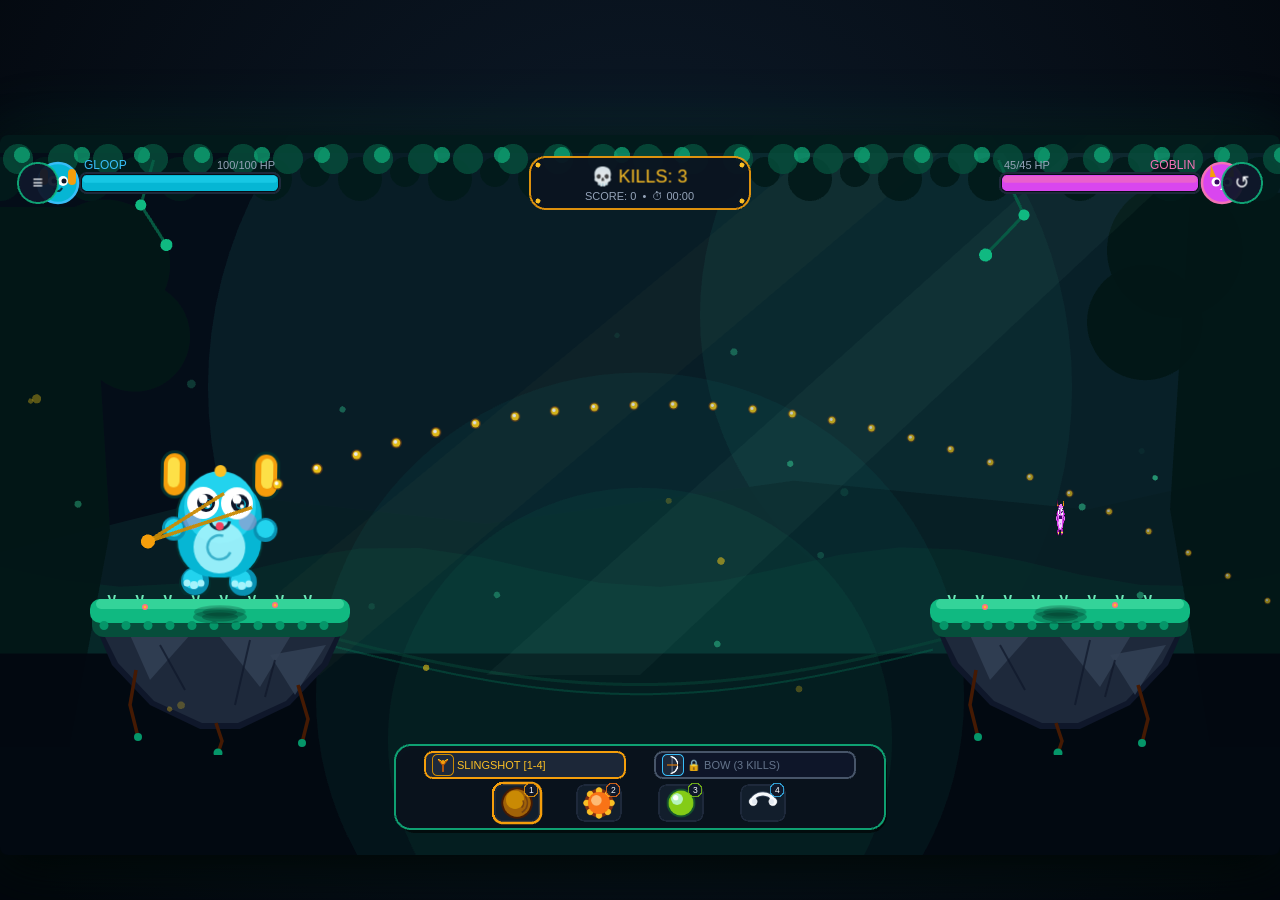
<file: monster-knockout/preview.html>
<!DOCTYPE html>
<html lang="en">
<head>
  <meta charset="UTF-8">
  <meta name="viewport" content="width=device-width, initial-scale=1.0, maximum-scale=1.0, user-scalable=no, viewport-fit=cover">
  <title>Monster Knockout - Widescreen Survival Preview</title>
  <link rel="stylesheet" href="css/style.css">
</head>
<body>
  <div id="game-container"></div>

  <script src="assets/phaser.min.js"></script>
  <script src="src/systems/Trajectory.js"></script>
  <script src="src/entities/Projectile.js"></script>
  <script src="src/entities/Arrow.js"></script>
  <script src="src/entities/RagdollCreature.js"></script>
  <script src="src/scenes/BootScene.js"></script>
  <script src="src/scenes/MenuScene.js"></script>
  <script src="src/scenes/GameScene.js"></script>
  <script src="src/scenes/UIScene.js"></script>

  <script>
    class PreviewBootScene extends BootScene {
      create() {
        this.generateProceduralAssets();
        this.scene.start('GameScene', { previewAim: true });
      }
    }

    const previewConfig = {
      type: Phaser.AUTO,
      parent: 'game-container',
      previewAim: true,
      backgroundColor: '#040d18',
      scale: {
        mode: Phaser.Scale.FIT,
        autoCenter: Phaser.Scale.CENTER_BOTH,
        width: 1280,
        height: 720
      },
      physics: {
        default: 'matter',
        matter: {
          gravity: { y: 1.25 },
          debug: false
        }
      },
      scene: [PreviewBootScene, GameScene, UIScene]
    };

    window.previewGame = new Phaser.Game(previewConfig);

    window.addEventListener('load', () => {
      setTimeout(() => {
        const urlParams = new URLSearchParams(window.location.search);
        const weaponParam = urlParams.get('weapon') || 'bow';
        const killsParam = parseInt(urlParams.get('kills') || '3', 10);

        const ui = previewGame.scene.getScene('UIScene');
        if (ui) {
          ui.kills = killsParam;
          if (ui.killsText) ui.killsText.setText('💀 KILLS: ' + killsParam);
          ui.selectWeaponClass(weaponParam);
        }

        for (let i = 0; i < 35; i++) {
          previewGame.step(performance.now(), 16.6);
        }

        const gs = previewGame.scene.getScene('GameScene');
        if (gs && gs.launchAnchor) {
          gs.isAiming = true;
          gs.updateAim({ x: gs.launchAnchor.x - 90, y: gs.launchAnchor.y + 40 });
        }
      }, 300);
    });
  </script>
</body>
</html>
</file>
<file: monster-knockout/css/style.css>
* {
  box-sizing: border-box;
  margin: 0;
  padding: 0;
  user-select: none;
  -webkit-user-select: none;
  -webkit-touch-callout: none;
}

html, body {
  width: 100%;
  height: 100%;
  overflow: hidden;
  background-color: #040910;
  display: flex;
  align-items: center;
  justify-content: center;
  font-family: -apple-system, BlinkMacSystemFont, "Segoe UI", Roboto, "Helvetica Neue", Arial, sans-serif;
}

#game-container {
  width: 100%;
  height: 100%;
  max-width: 100%;
  max-height: 100%;
  display: flex;
  align-items: center;
  justify-content: center;
  background: radial-gradient(circle at 50% 35%, #0d1b2a 0%, #03070d 95%);
}

canvas {
  display: block;
  max-width: 100vw;
  max-height: 100vh;
  box-shadow: 0 16px 50px rgba(0, 0, 0, 0.85), 0 0 70px rgba(16, 185, 129, 0.15);
  border-radius: 8px;
}
</file>
